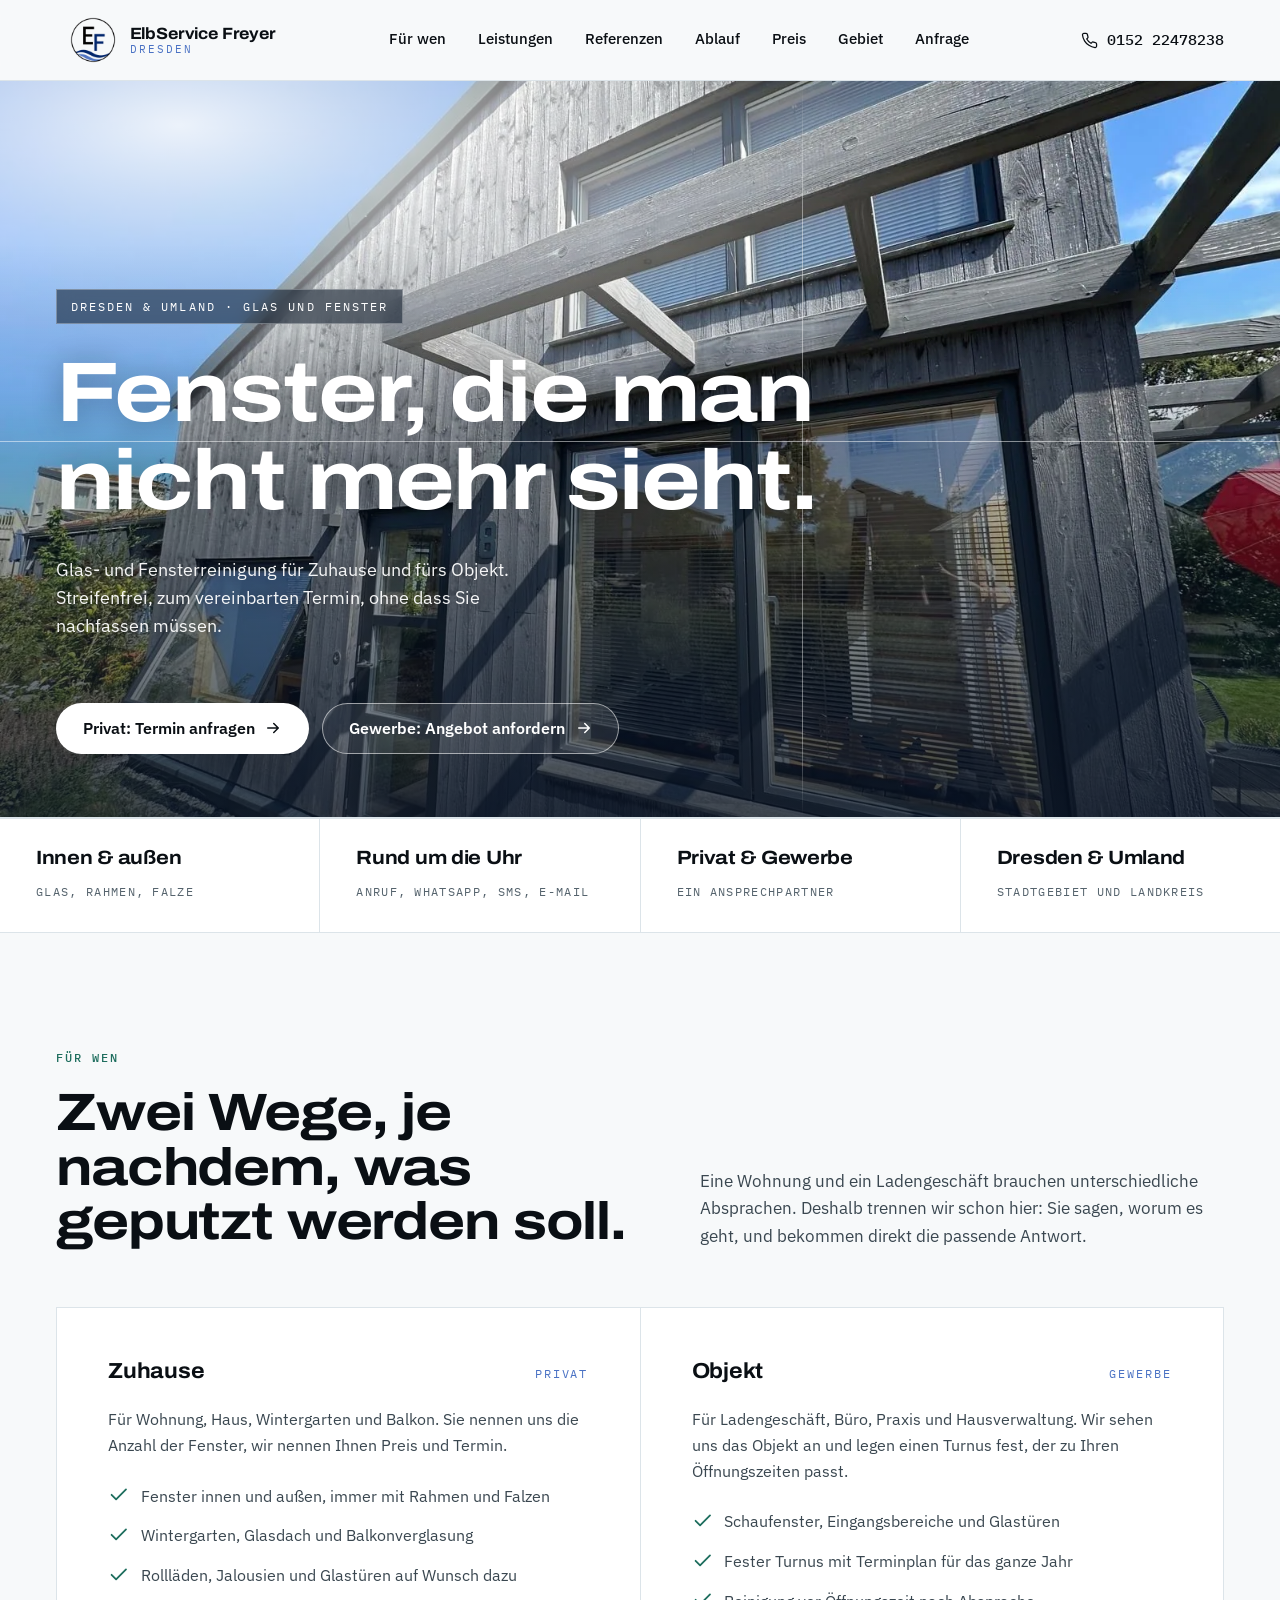
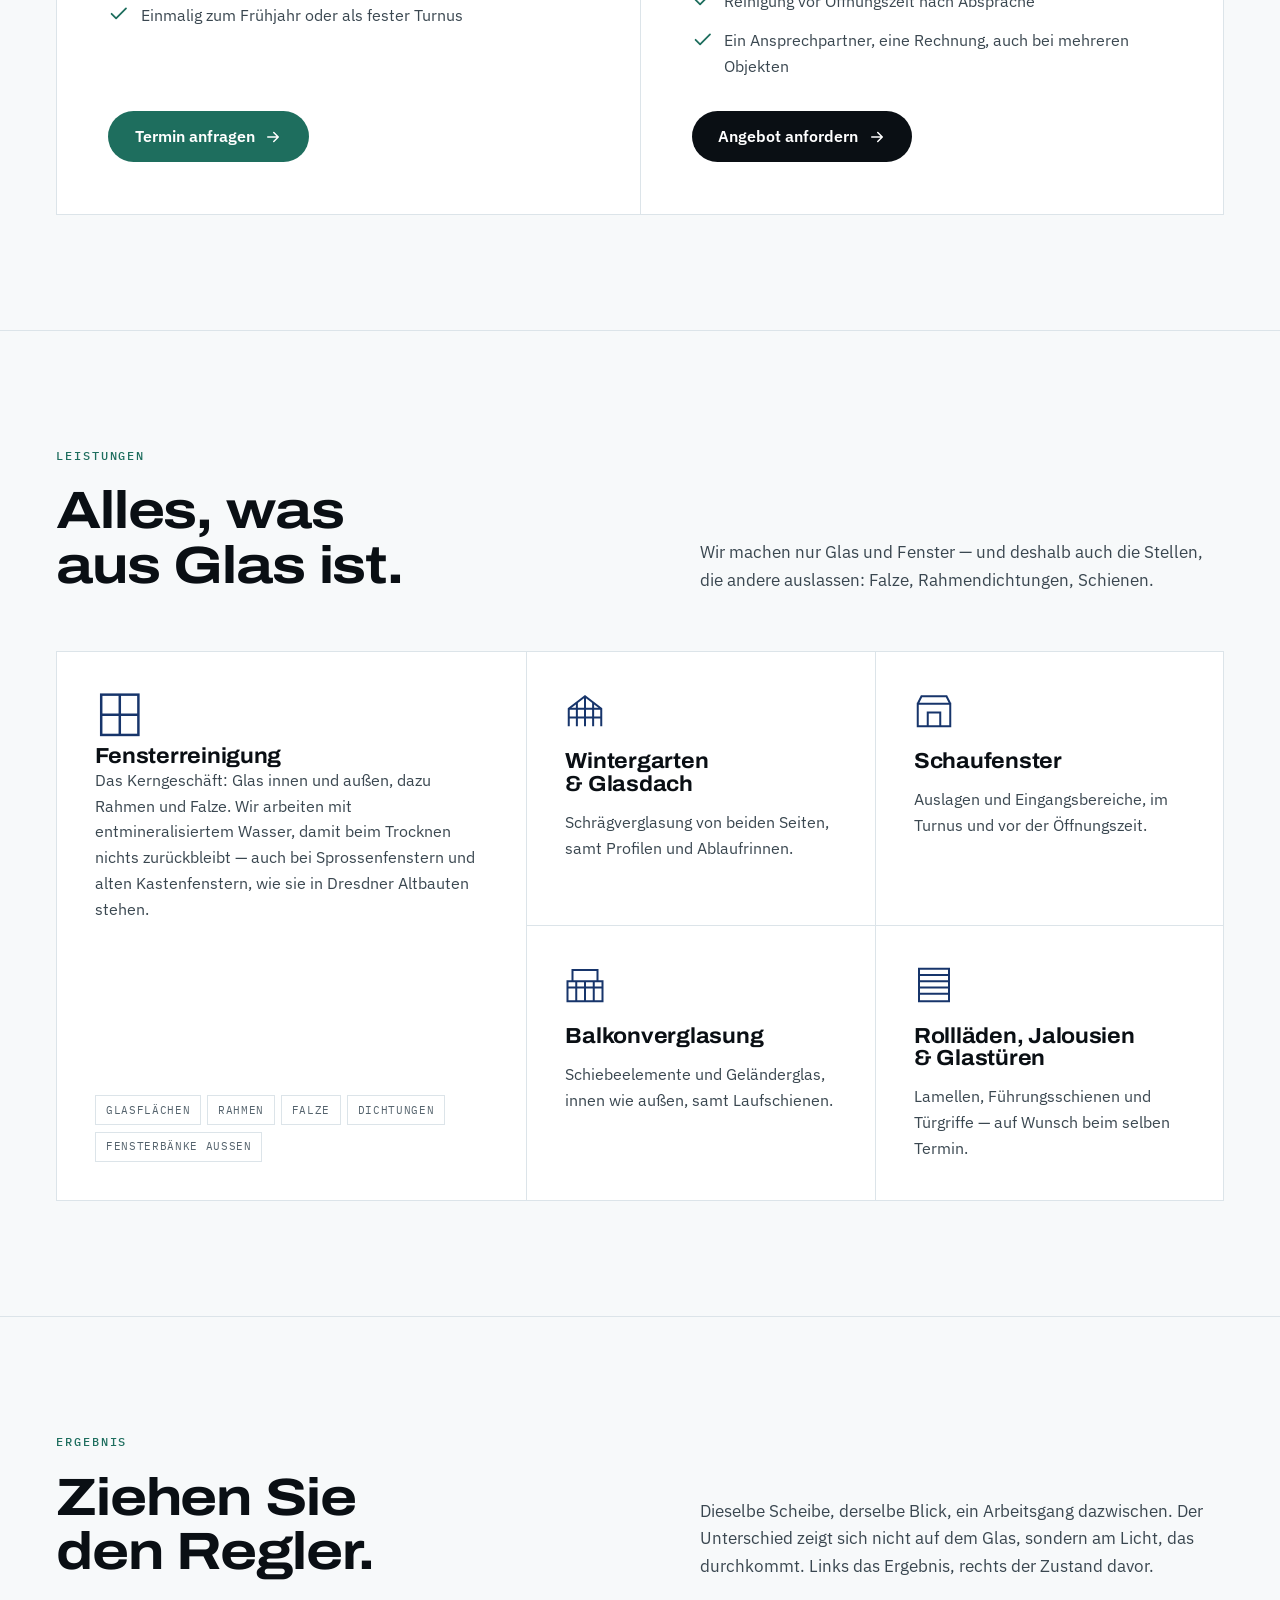
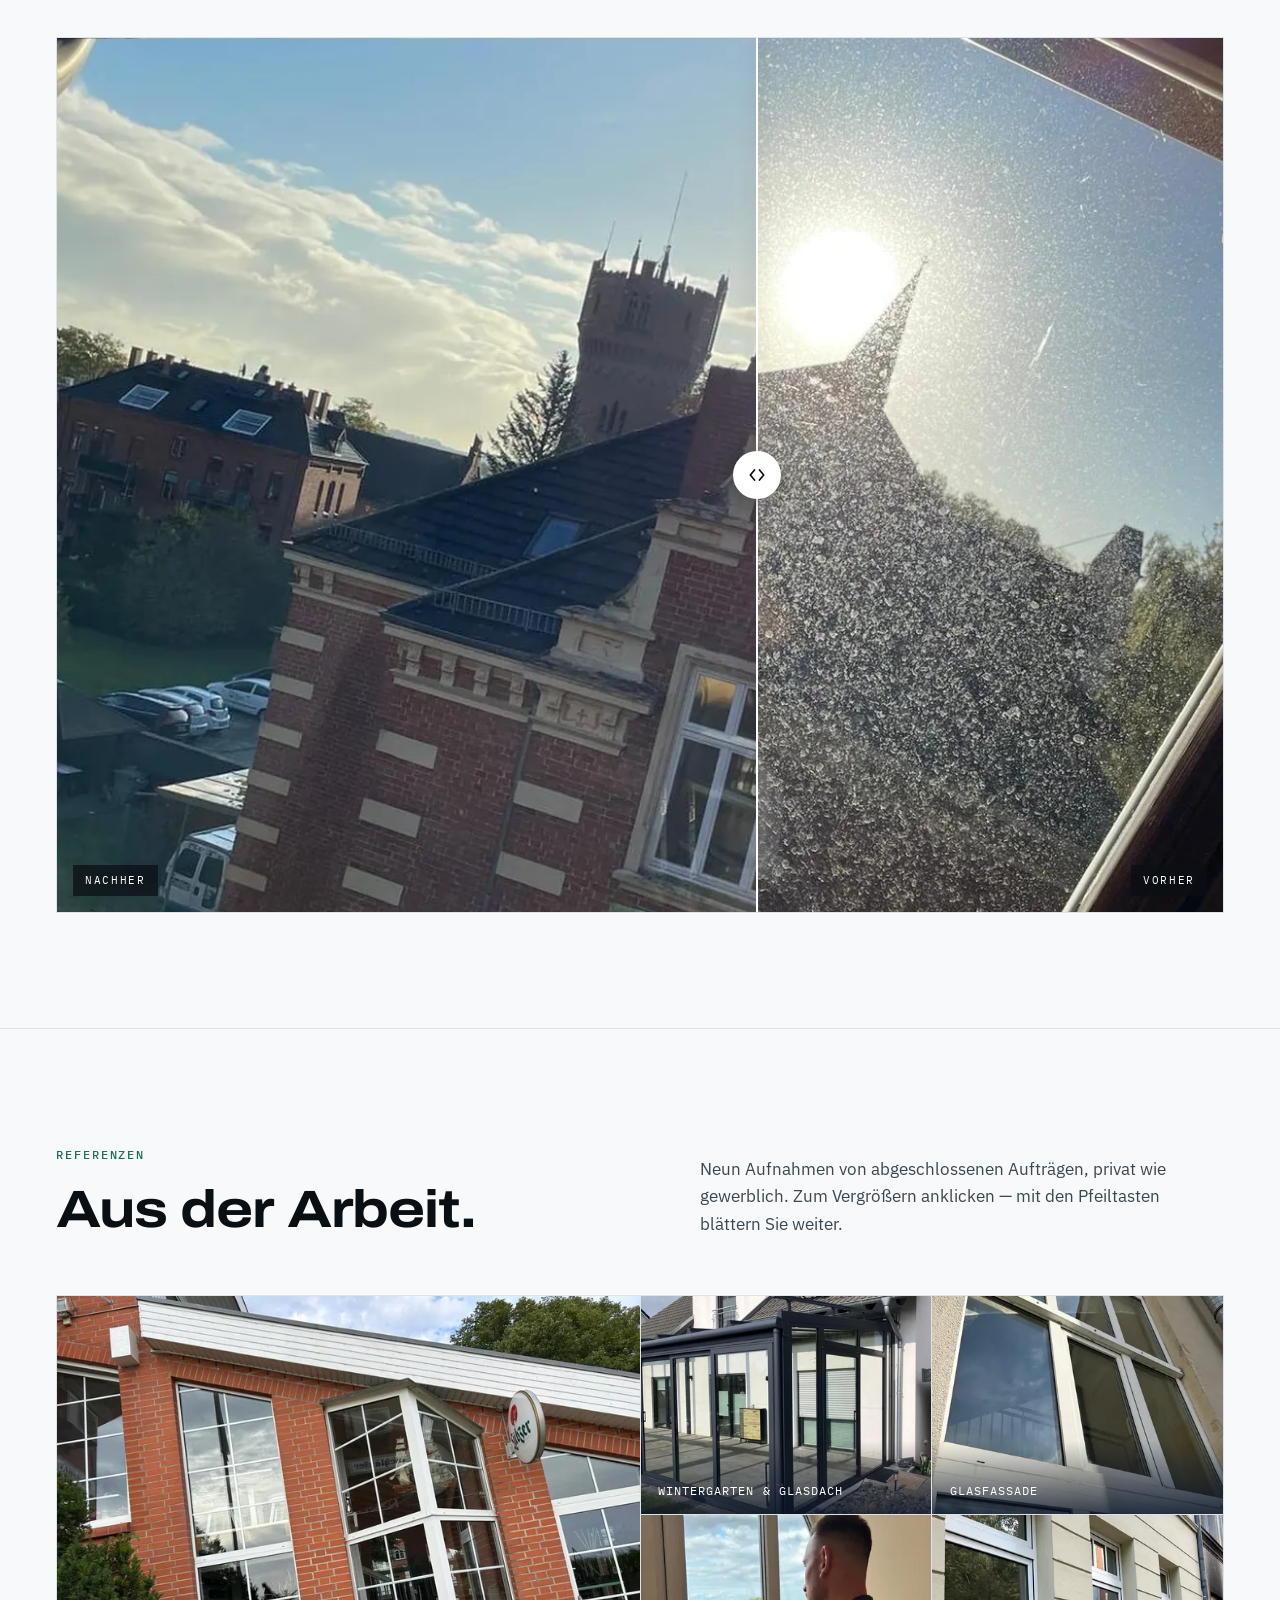
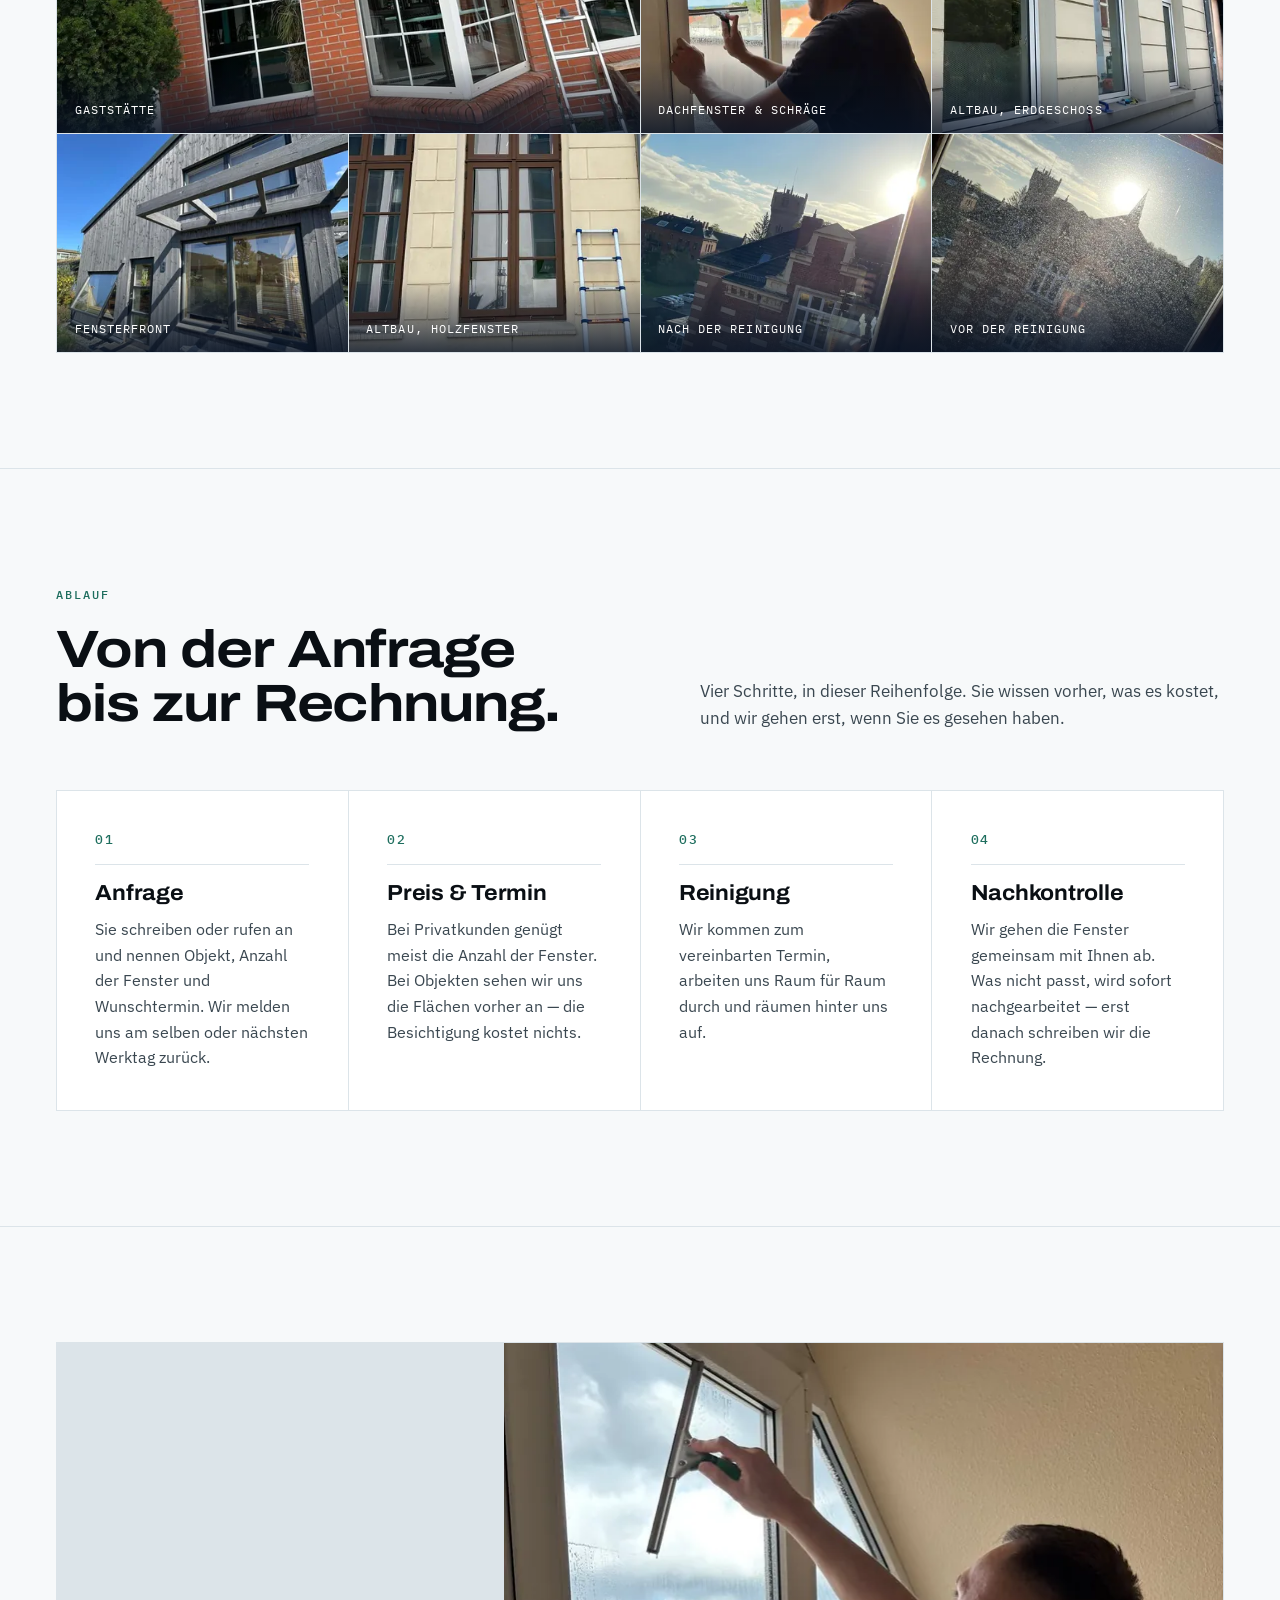
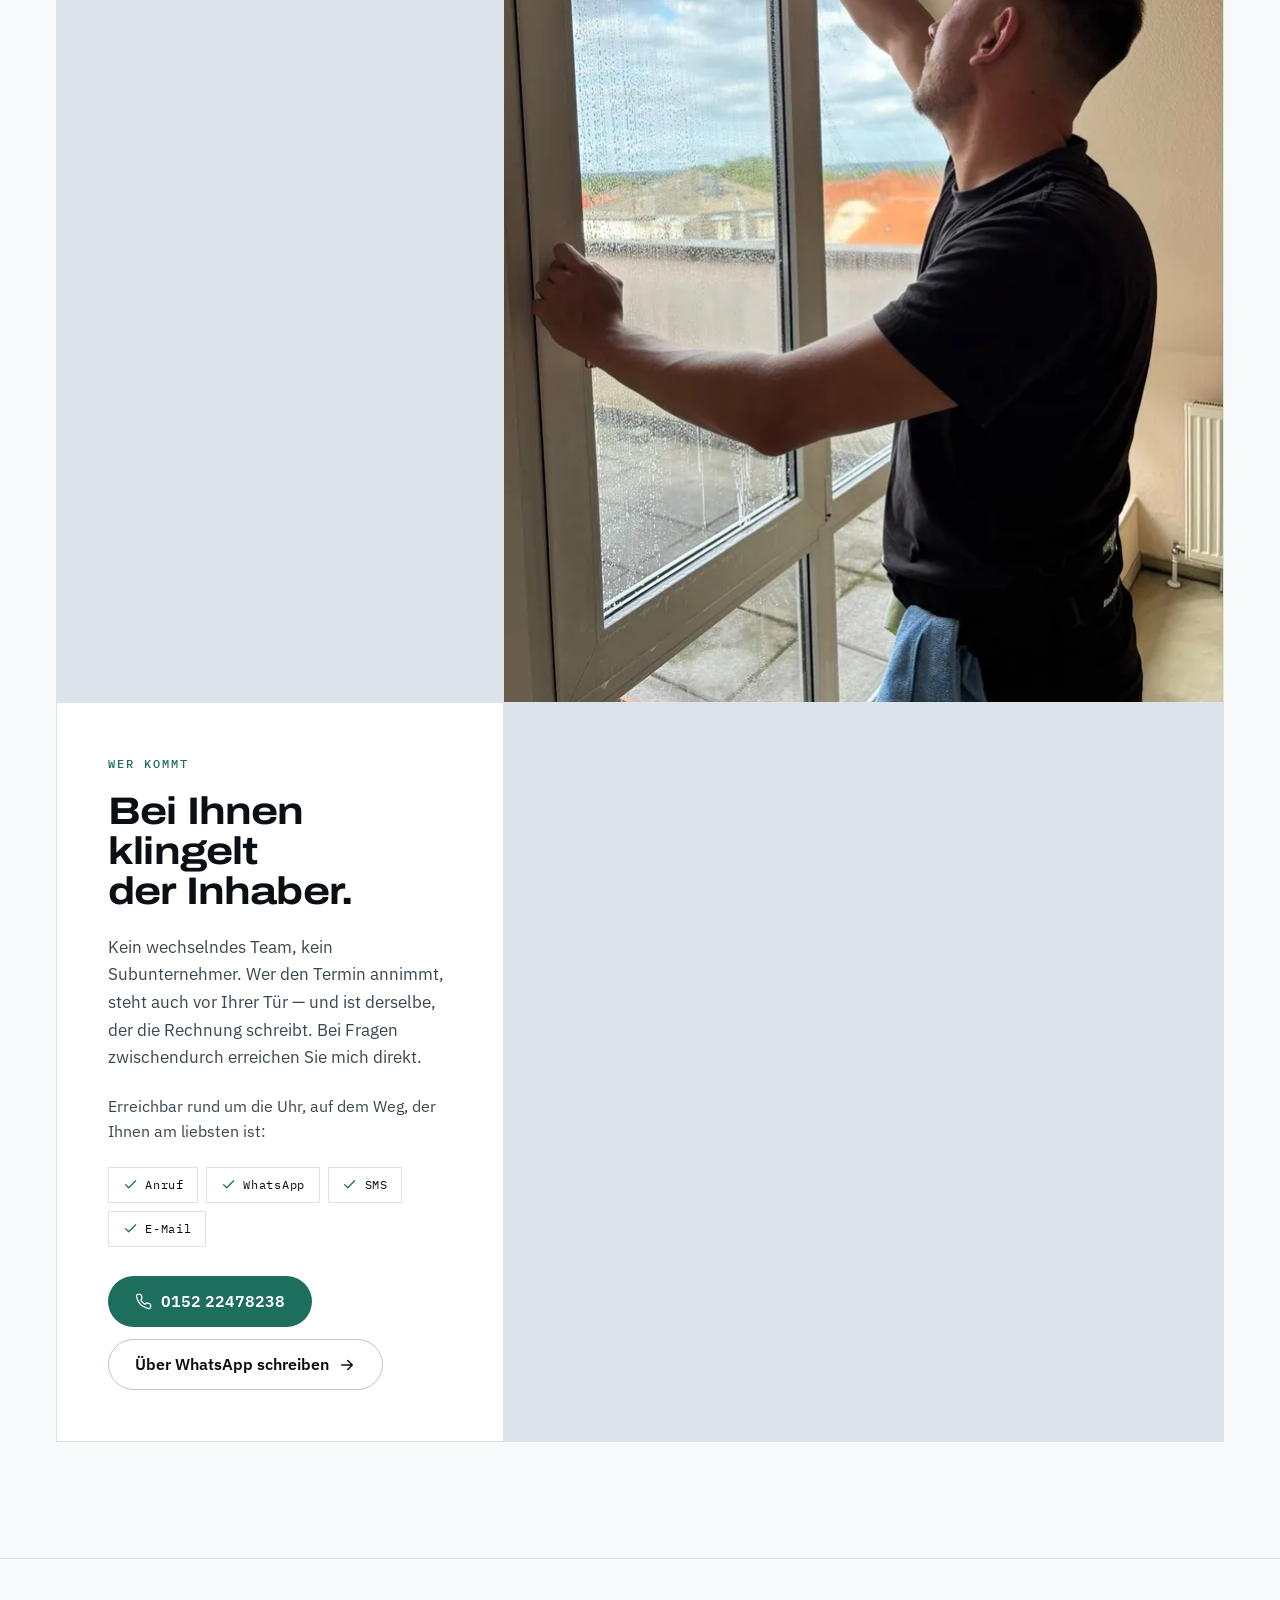
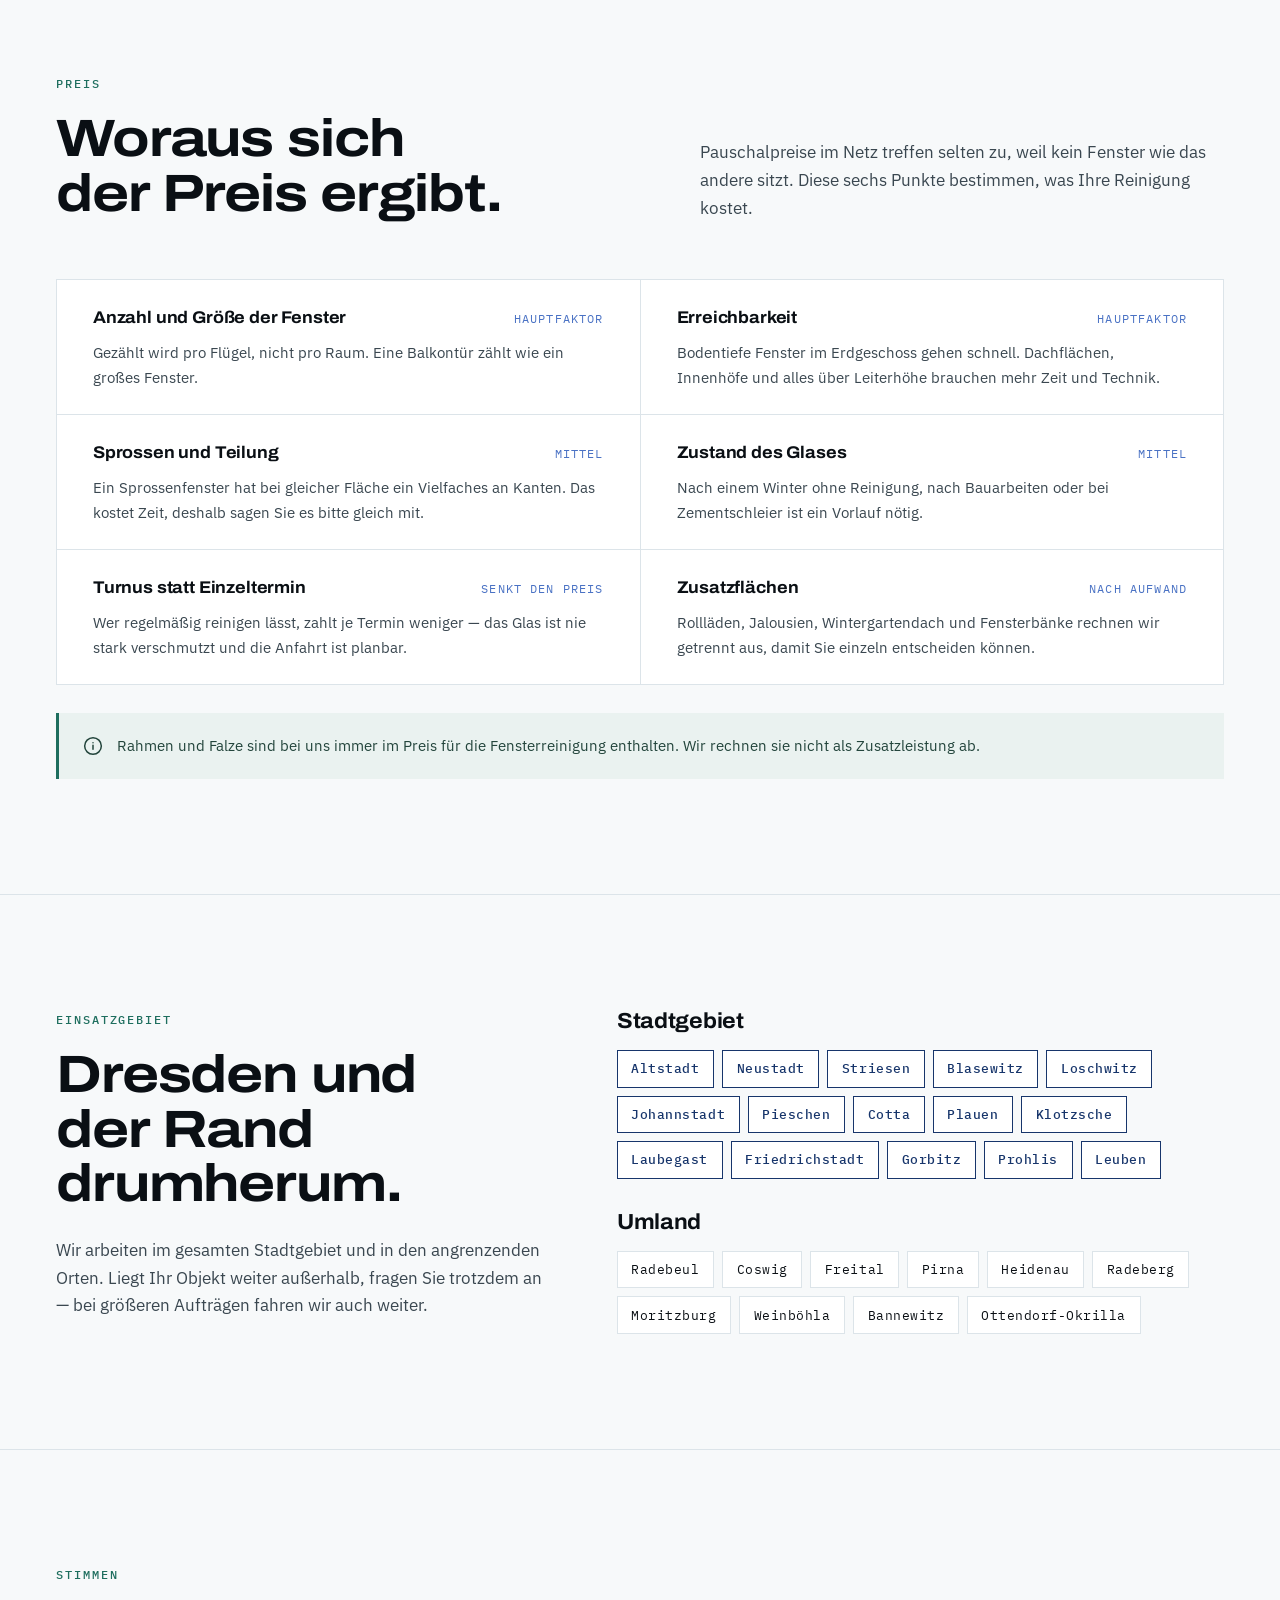
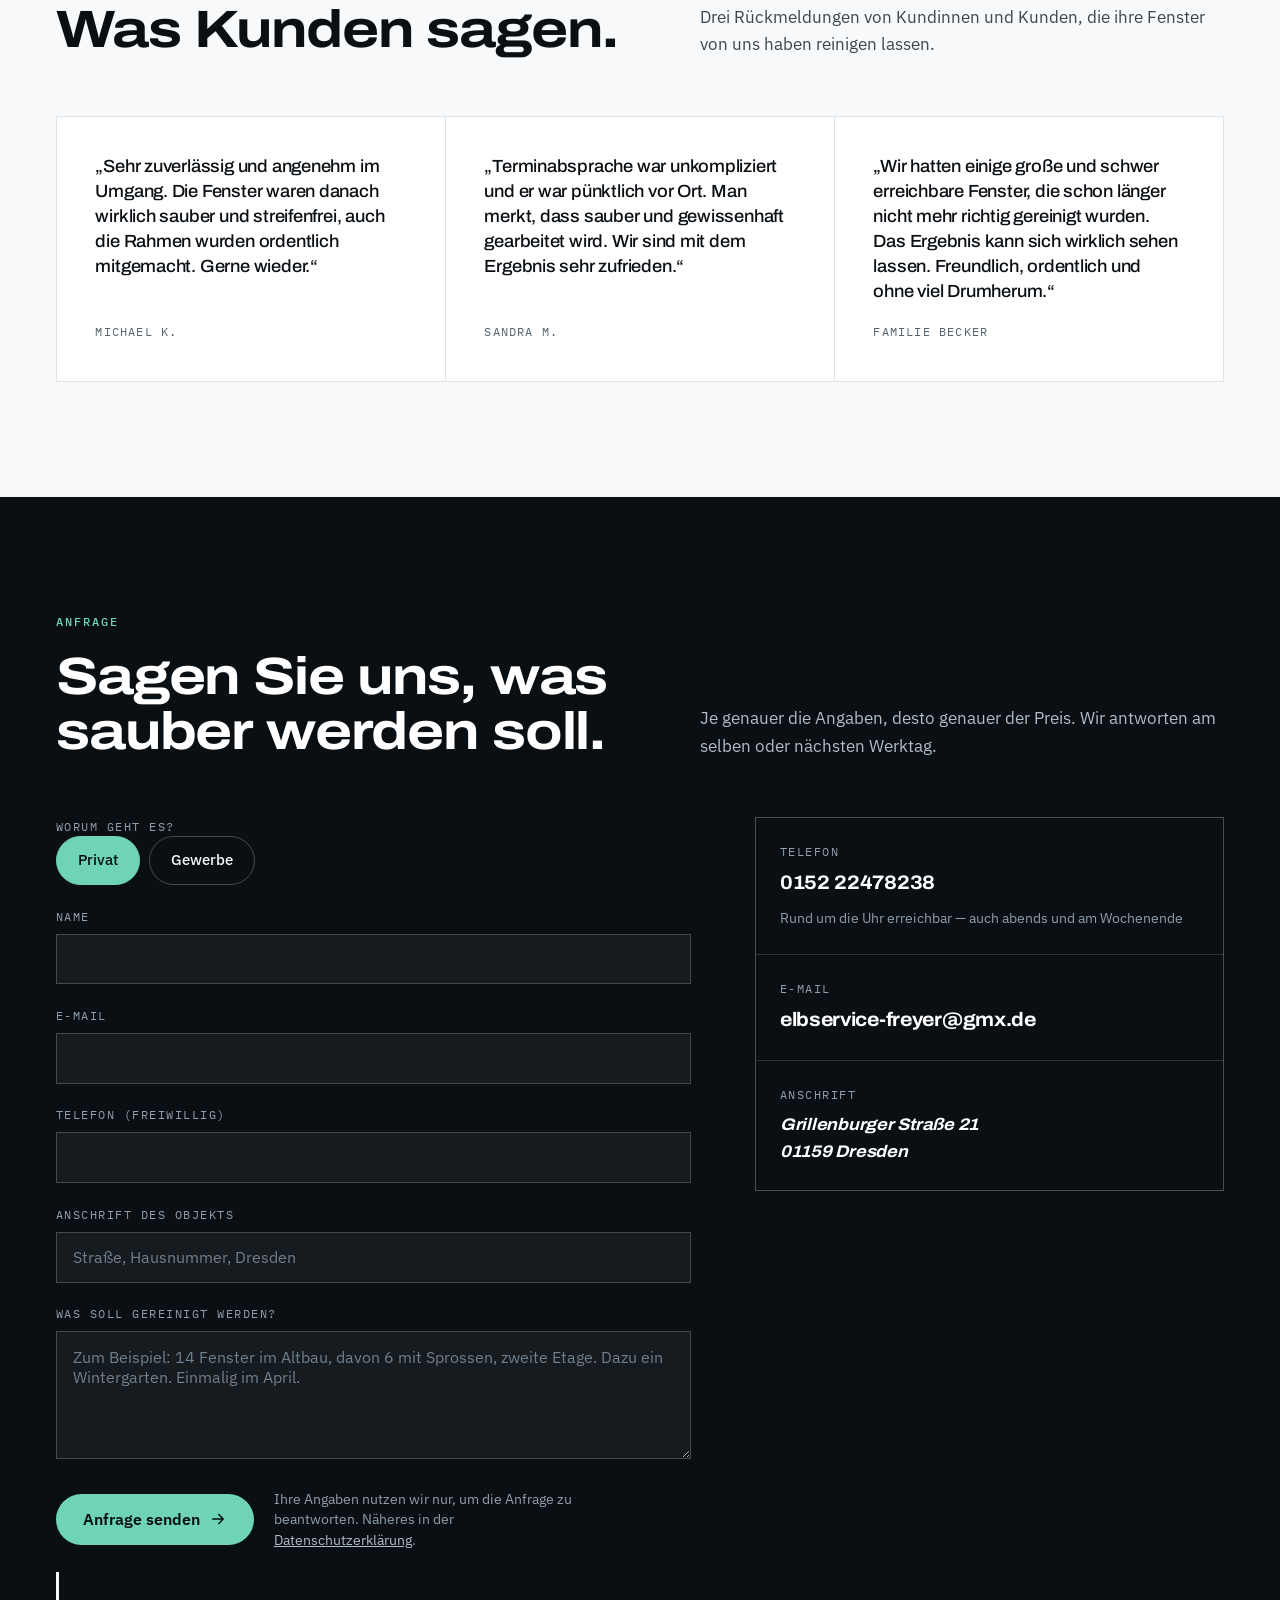
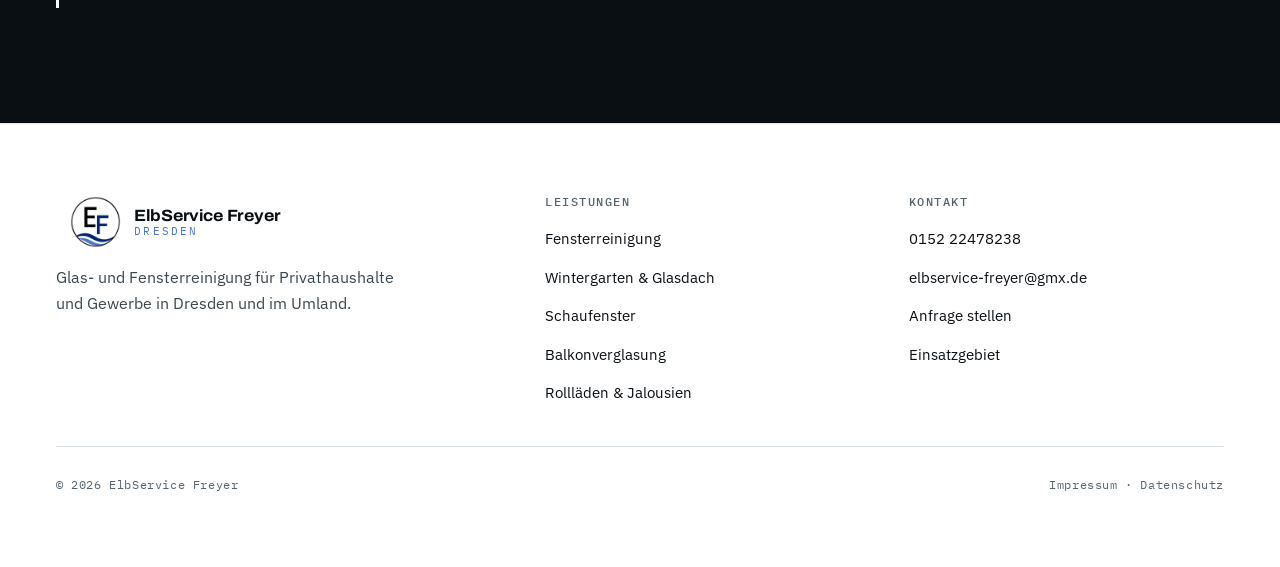
<file: index.html>
<!doctype html>
<html lang="de">
<head>
<meta charset="utf-8">
<meta name="viewport" content="width=device-width, initial-scale=1">
<title>ElbService Freyer — Glas- und Fensterreinigung in Dresden</title>
<meta name="description" content="Glas- und Fensterreinigung in Dresden für Privat und Gewerbe: Fenster innen und außen mit Rahmen und Falzen, Wintergarten, Schaufenster, Balkonverglasung, Rollläden. Einmalig oder im festen Turnus.">
<link rel="canonical" href="https://www.elbservice-freyer.de/">
<meta name="theme-color" content="#0A0F14">

<meta property="og:type" content="website">
<meta property="og:locale" content="de_DE">
<meta property="og:title" content="ElbService Freyer — Glas- und Fensterreinigung in Dresden">
<meta property="og:description" content="Fenster, die man nicht mehr sieht. Glas- und Fensterreinigung für Zuhause und fürs Objekt, in Dresden und im Umland.">
<meta property="og:url" content="https://www.elbservice-freyer.de/">
<!-- Beim Teilen lesen Messenger und soziale Netze das Bild von aussen. Ein
     relativer Pfad ergibt dort keine Adresse — deshalb die volle URL. -->
<meta property="og:image" content="https://www.elbservice-freyer.de/assets/img/aufmacher.jpg">
<meta property="og:image:width" content="1600">
<meta property="og:image:height" content="1056">
<meta property="og:image:alt" content="Blick durch eine frisch gereinigte Fensterscheibe auf Dresden">
<meta name="twitter:card" content="summary_large_image">

<link rel="icon" href="assets/img/signet-ef.png">
<link rel="apple-touch-icon" href="assets/img/signet-ef.png">

<link rel="stylesheet" href="assets/css/schriften.css">
<link rel="stylesheet" href="assets/css/stil.css">
<!-- Strukturierte Daten fuer die lokale Suche. Alle Angaben stammen aus dem
     Impressum. Bewusst nicht enthalten: Oeffnungszeiten (noch nicht bekannt)
     und Bewertungen — Google erkennt Bewertungen, die ein Betrieb auf der
     eigenen Seite ueber sich selbst auszeichnet, nicht als Sternebewertung an. -->
<script type="application/ld+json">
{
  "@context": "https://schema.org",
  "@type": "HomeAndConstructionBusiness",
  "@id": "https://www.elbservice-freyer.de/#betrieb",
  "name": "ElbService Freyer",
  "description": "Glas- und Fensterreinigung in Dresden für Privat und Gewerbe: Fenster innen und außen mit Rahmen und Falzen, Wintergarten und Glasdach, Schaufenster, Balkonverglasung, Rollläden und Jalousien. Einmalig oder im festen Turnus.",
  "url": "https://www.elbservice-freyer.de/",
  "telephone": "+4915222478238",
  "email": "elbservice-freyer@gmx.de",
  "image": "https://www.elbservice-freyer.de/assets/img/aufmacher.jpg",
  "logo": "https://www.elbservice-freyer.de/assets/img/logo-elbservice-freyer.png",
  "address": {
    "@type": "PostalAddress",
    "streetAddress": "Grillenburger Straße 21",
    "postalCode": "01159",
    "addressLocality": "Dresden",
    "addressRegion": "Sachsen",
    "addressCountry": "DE"
  },
  "founder": {
    "@type": "Person",
    "name": "Felix Freyer",
    "jobTitle": "Inhaber"
  },
  "knowsLanguage": "de-DE",
  "areaServed": [
    {
      "@type": "City",
      "name": "Dresden"
    },
    {
      "@type": "City",
      "name": "Radebeul"
    },
    {
      "@type": "City",
      "name": "Coswig"
    },
    {
      "@type": "City",
      "name": "Freital"
    },
    {
      "@type": "City",
      "name": "Pirna"
    },
    {
      "@type": "City",
      "name": "Heidenau"
    },
    {
      "@type": "City",
      "name": "Radeberg"
    },
    {
      "@type": "City",
      "name": "Moritzburg"
    },
    {
      "@type": "City",
      "name": "Weinböhla"
    },
    {
      "@type": "City",
      "name": "Bannewitz"
    },
    {
      "@type": "City",
      "name": "Ottendorf-Okrilla"
    }
  ],
  "hasOfferCatalog": {
    "@type": "OfferCatalog",
    "name": "Glas- und Fensterreinigung",
    "itemListElement": [
      {
        "@type": "Offer",
        "itemOffered": {
          "@type": "Service",
          "name": "Fensterreinigung innen und außen inklusive Rahmen und Falzen"
        }
      },
      {
        "@type": "Offer",
        "itemOffered": {
          "@type": "Service",
          "name": "Wintergarten- und Glasdachreinigung"
        }
      },
      {
        "@type": "Offer",
        "itemOffered": {
          "@type": "Service",
          "name": "Schaufensterreinigung"
        }
      },
      {
        "@type": "Offer",
        "itemOffered": {
          "@type": "Service",
          "name": "Reinigung von Balkonverglasungen"
        }
      },
      {
        "@type": "Offer",
        "itemOffered": {
          "@type": "Service",
          "name": "Reinigung von Rollläden, Jalousien und Glastüren"
        }
      }
    ]
  }
}
</script>
</head>
<body>

<a class="sprung" href="#inhalt">Zum Inhalt springen</a>

<!-- Zeichenvorrat: einmal definiert, mehrfach benutzt -->
<svg width="0" height="0" style="position:absolute" aria-hidden="true" focusable="false">
  <symbol id="i-haken" viewBox="0 0 24 24" fill="none" stroke="currentColor" stroke-width="2" stroke-linecap="round" stroke-linejoin="round">
    <path d="M20 6 9 17l-5-5"/>
  </symbol>
  <symbol id="i-pfeil" viewBox="0 0 24 24" fill="none" stroke="currentColor" stroke-width="2" stroke-linecap="round" stroke-linejoin="round">
    <path d="M5 12h13M13 6l6 6-6 6"/>
  </symbol>
  <symbol id="i-fenster" viewBox="0 0 32 32" fill="none" stroke="currentColor" stroke-width="1.6">
    <rect x="4" y="3" width="24" height="26"/><path d="M16 3v26M4 16h24"/>
  </symbol>
  <symbol id="i-wintergarten" viewBox="0 0 32 32" fill="none" stroke="currentColor" stroke-width="1.6">
    <path d="M3 29V15L16 5l13 10v14"/><path d="M16 5v24M3 15h26M9.5 10.2V29M22.5 10.2V29M3 22h26"/>
  </symbol>
  <symbol id="i-schaufenster" viewBox="0 0 32 32" fill="none" stroke="currentColor" stroke-width="1.6">
    <path d="M3 11h26v18H3zM3 11l3-6h20l3 6"/><path d="M11 29V18h10v11M3 11v0M11 11v0"/>
  </symbol>
  <symbol id="i-balkon" viewBox="0 0 32 32" fill="none" stroke="currentColor" stroke-width="1.6">
    <path d="M2 13h28v16H2z"/><path d="M2 18h28M9 13v16M16 13v16M23 13v16M6 13V4h20v9"/>
  </symbol>
  <symbol id="i-rolllaeden" viewBox="0 0 32 32" fill="none" stroke="currentColor" stroke-width="1.6">
    <rect x="4" y="3" width="24" height="26"/><path d="M4 8h24M4 13h24M4 18h24M4 23h24"/>
  </symbol>
  <symbol id="i-telefon" viewBox="0 0 24 24" fill="none" stroke="currentColor" stroke-width="1.8" stroke-linecap="round" stroke-linejoin="round">
    <path d="M22 16.9v3a2 2 0 0 1-2.2 2 19.8 19.8 0 0 1-8.6-3.1 19.5 19.5 0 0 1-6-6A19.8 19.8 0 0 1 2.1 4.2 2 2 0 0 1 4.1 2h3a2 2 0 0 1 2 1.7c.1 1 .4 1.9.7 2.8a2 2 0 0 1-.5 2.1L8.1 9.9a16 16 0 0 0 6 6l1.3-1.2a2 2 0 0 1 2.1-.5c.9.3 1.8.6 2.8.7a2 2 0 0 1 1.7 2z"/>
  </symbol>
  <symbol id="i-info" viewBox="0 0 24 24" fill="none" stroke="currentColor" stroke-width="1.8" stroke-linecap="round" stroke-linejoin="round">
    <circle cx="12" cy="12" r="10"/><path d="M12 16v-5M12 8h.01"/>
  </symbol>
  <symbol id="i-ziehen" viewBox="0 0 24 24" fill="none" stroke="currentColor" stroke-width="2" stroke-linecap="round" stroke-linejoin="round">
    <path d="M9 6 4 12l5 6M15 6l5 6-5 6"/>
  </symbol>
</svg>

<header class="kopf">
  <div class="bahn kopf__inhalt">
    <a class="kopf__logo" href="#inhalt">
      <picture>
        <source srcset="assets/img/signet-ef-128.webp 128w, assets/img/signet-ef.webp 256w"
                sizes="58px" type="image/webp">
        <img src="assets/img/signet-ef.png" alt="" width="58" height="58">
      </picture>
      <span class="kopf__wortmarke">
        <span class="kopf__name">ElbService Freyer</span>
        <span class="kopf__ort">Dresden</span>
      </span>
    </a>

    <nav class="kopf__nav" aria-label="Hauptnavigation">
      <a href="#wege">Für wen</a>
      <a href="#leistungen">Leistungen</a>
      <a href="#referenzen">Referenzen</a>
      <a href="#ablauf">Ablauf</a>
      <a href="#preis">Preis</a>
      <a href="#gebiet">Gebiet</a>
      <a href="#anfrage">Anfrage</a>
    </nav>

    <!-- KONTAKTDATEN: Telefonnummer an allen Stellen zugleich ersetzen -->
    <a class="kopf__ruf" href="tel:+4915222478238">
      <svg width="17" height="17" aria-hidden="true"><use href="#i-telefon"/></svg>
      <span>0152 22478238</span>
    </a>
  </div>
</header>

<main id="inhalt">

  <!-- ====================================================================
       Aufmacher — die Scheibe wird beim Laden einmal abgezogen
       ==================================================================== -->
  <section class="aufmacher" aria-labelledby="titel">
    <div class="aufmacher__blick" aria-hidden="true"></div>
    <div class="aufmacher__film" aria-hidden="true"></div>
    <div class="aufmacher__kante" aria-hidden="true"></div>

    <div class="bahn aufmacher__satz">
      <p class="aufmacher__ort">Dresden &amp; Umland · Glas und Fenster</p>
      <h1 class="aufmacher__titel" id="titel">Fenster, die man nicht mehr sieht.</h1>
      <p class="aufmacher__text">
        Glas- und Fensterreinigung für Zuhause und fürs Objekt. Streifenfrei,
        zum vereinbarten Termin, ohne dass Sie nachfassen müssen.
      </p>
      <div class="aufmacher__wege">
        <a class="knopf aufmacher__weiss" href="#anfrage" data-art="privat">
          Privat: Termin anfragen
          <svg class="knopf__pfeil" width="18" height="18" aria-hidden="true"><use href="#i-pfeil"/></svg>
        </a>
        <a class="knopf knopf--linie aufmacher__klar" href="#anfrage" data-art="gewerbe">
          Gewerbe: Angebot anfordern
          <svg class="knopf__pfeil" width="18" height="18" aria-hidden="true"><use href="#i-pfeil"/></svg>
        </a>
      </div>
    </div>
  </section>

  <div class="band">
    <div class="band__feld">
      <span class="band__wert">Innen &amp; außen</span>
      <span class="band__was">Glas, Rahmen, Falze</span>
    </div>
    <div class="band__feld">
      <span class="band__wert">Rund um die Uhr</span>
      <span class="band__was">Anruf, WhatsApp, SMS, E-Mail</span>
    </div>
    <div class="band__feld">
      <span class="band__wert">Privat &amp; Gewerbe</span>
      <span class="band__was">Ein Ansprechpartner</span>
    </div>
    <div class="band__feld">
      <span class="band__wert">Dresden &amp; Umland</span>
      <span class="band__was">Stadtgebiet und Landkreis</span>
    </div>
  </div>

  <!-- ====================================================================
       Zwei Wege — beide gleich gewichtet
       ==================================================================== -->
  <section class="abschnitt" id="wege" aria-labelledby="wege-titel">
    <div class="bahn">
      <div class="kopfzeile-abschnitt">
        <div>
          <span class="marke">Für wen</span>
          <h2 id="wege-titel">Zwei Wege, je nachdem, was geputzt werden soll.</h2>
        </div>
        <p class="vorspann">
          Eine Wohnung und ein Ladengeschäft brauchen unterschiedliche Absprachen.
          Deshalb trennen wir schon hier: Sie sagen, worum es geht, und bekommen
          direkt die passende Antwort.
        </p>
      </div>

      <div class="wege">
        <article class="weg">
          <div class="weg__kopf">
            <h3>Zuhause</h3>
            <span class="weg__wer">Privat</span>
          </div>
          <p class="fenster__text">
            Für Wohnung, Haus, Wintergarten und Balkon. Sie nennen uns die Anzahl
            der Fenster, wir nennen Ihnen Preis und Termin.
          </p>
          <ul class="weg__liste">
            <li><svg class="weg__haken" aria-hidden="true"><use href="#i-haken"/></svg><span>Fenster innen und außen, immer mit Rahmen und Falzen</span></li>
            <li><svg class="weg__haken" aria-hidden="true"><use href="#i-haken"/></svg><span>Wintergarten, Glasdach und Balkonverglasung</span></li>
            <li><svg class="weg__haken" aria-hidden="true"><use href="#i-haken"/></svg><span>Rollläden, Jalousien und Glastüren auf Wunsch dazu</span></li>
            <li><svg class="weg__haken" aria-hidden="true"><use href="#i-haken"/></svg><span>Einmalig zum Frühjahr oder als fester Turnus</span></li>
          </ul>
          <div class="weg__fuss">
            <a class="knopf knopf--voll" href="#anfrage" data-art="privat">
              Termin anfragen
              <svg class="knopf__pfeil" width="18" height="18" aria-hidden="true"><use href="#i-pfeil"/></svg>
            </a>
          </div>
        </article>

        <article class="weg">
          <div class="weg__kopf">
            <h3>Objekt</h3>
            <span class="weg__wer">Gewerbe</span>
          </div>
          <p class="fenster__text">
            Für Ladengeschäft, Büro, Praxis und Hausverwaltung. Wir sehen uns das
            Objekt an und legen einen Turnus fest, der zu Ihren Öffnungszeiten passt.
          </p>
          <ul class="weg__liste">
            <li><svg class="weg__haken" aria-hidden="true"><use href="#i-haken"/></svg><span>Schaufenster, Eingangsbereiche und Glastüren</span></li>
            <li><svg class="weg__haken" aria-hidden="true"><use href="#i-haken"/></svg><span>Fester Turnus mit Terminplan für das ganze Jahr</span></li>
            <li><svg class="weg__haken" aria-hidden="true"><use href="#i-haken"/></svg><span>Reinigung vor Öffnungszeit nach Absprache</span></li>
            <li><svg class="weg__haken" aria-hidden="true"><use href="#i-haken"/></svg><span>Ein Ansprechpartner, eine Rechnung, auch bei mehreren Objekten</span></li>
          </ul>
          <div class="weg__fuss">
            <a class="knopf knopf--dunkel" href="#anfrage" data-art="gewerbe">
              Angebot anfordern
              <svg class="knopf__pfeil" width="18" height="18" aria-hidden="true"><use href="#i-pfeil"/></svg>
            </a>
          </div>
        </article>
      </div>
    </div>
  </section>

  <!-- ====================================================================
       Leistungen — als Fenster mit ungleichen Feldern gesetzt
       ==================================================================== -->
  <section class="abschnitt sprosse-oben" id="leistungen" aria-labelledby="leistungen-titel">
    <div class="bahn">
      <div class="kopfzeile-abschnitt">
        <div>
          <span class="marke">Leistungen</span>
          <h2 id="leistungen-titel">Alles, was aus Glas ist.</h2>
        </div>
        <p class="vorspann">
          Wir machen nur Glas und Fenster — und deshalb auch die Stellen, die
          andere auslassen: Falze, Rahmendichtungen, Schienen.
        </p>
      </div>

      <div class="fenster">
        <article class="fenster__feld fenster__feld--gross">
          <div>
            <svg class="fenster__zeichen" aria-hidden="true"><use href="#i-fenster"/></svg>
            <h3>Fensterreinigung</h3>
            <p class="fenster__text">
              Das Kerngeschäft: Glas innen und außen, dazu Rahmen und Falze. Wir
              arbeiten mit entmineralisiertem Wasser, damit beim Trocknen nichts
              zurückbleibt — auch bei Sprossenfenstern und alten Kastenfenstern,
              wie sie in Dresdner Altbauten stehen.
            </p>
          </div>
          <ul class="fenster__mit">
            <li>Glasflächen</li><li>Rahmen</li><li>Falze</li><li>Dichtungen</li><li>Fensterbänke außen</li>
          </ul>
        </article>

        <article class="fenster__feld">
          <svg class="fenster__zeichen" aria-hidden="true"><use href="#i-wintergarten"/></svg>
          <h3>Wintergarten &amp; Glasdach</h3>
          <p class="fenster__text">
            Schrägverglasung von beiden Seiten, samt Profilen und Ablaufrinnen.
          </p>
        </article>

        <article class="fenster__feld">
          <svg class="fenster__zeichen" aria-hidden="true"><use href="#i-schaufenster"/></svg>
          <h3>Schaufenster</h3>
          <p class="fenster__text">
            Auslagen und Eingangsbereiche, im Turnus und vor der Öffnungszeit.
          </p>
        </article>

        <article class="fenster__feld">
          <svg class="fenster__zeichen" aria-hidden="true"><use href="#i-balkon"/></svg>
          <h3>Balkonverglasung</h3>
          <p class="fenster__text">
            Schiebeelemente und Geländerglas, innen wie außen, samt Laufschienen.
          </p>
        </article>

        <article class="fenster__feld">
          <svg class="fenster__zeichen" aria-hidden="true"><use href="#i-rolllaeden"/></svg>
          <h3>Rollläden, Jalousien &amp; Glastüren</h3>
          <p class="fenster__text">
            Lamellen, Führungsschienen und Türgriffe — auf Wunsch beim selben Termin.
          </p>
        </article>
      </div>
    </div>
  </section>

  <!-- ====================================================================
       Ergebnis — Regler zwischen vorher und nachher
       ==================================================================== -->
  <section class="abschnitt sprosse-oben" id="ergebnis" aria-labelledby="ergebnis-titel">
    <div class="bahn">
      <div class="kopfzeile-abschnitt">
        <div>
          <span class="marke">Ergebnis</span>
          <h2 id="ergebnis-titel">Ziehen Sie den Regler.</h2>
        </div>
        <p class="vorspann">
          Dieselbe Scheibe, derselbe Blick, ein Arbeitsgang dazwischen. Der
          Unterschied zeigt sich nicht auf dem Glas, sondern am Licht, das
          durchkommt. Links das Ergebnis, rechts der Zustand davor.
        </p>
      </div>

      <div class="ergebnis" data-ergebnis style="--stand:50%">
        <picture>
          <source srcset="assets/img/vergleich-vorher-400.webp 400w,
                          assets/img/vergleich-vorher-720.webp 720w,
                          assets/img/vergleich-vorher-1200.webp 1200w,
                          assets/img/vergleich-vorher.webp 1400w"
                  sizes="(max-width: 1023px) 92vw, 1166px" type="image/webp">
          <img class="ergebnis__bild" src="assets/img/vergleich-vorher.jpg"
               alt="Blick durch eine verschmutzte Fensterscheibe: Regenrückstände und Staub verschleiern das Gebäude dahinter" loading="lazy" width="1400" height="1050">
        </picture>
        <picture>
          <source srcset="assets/img/vergleich-nachher-400.webp 400w,
                          assets/img/vergleich-nachher-720.webp 720w,
                          assets/img/vergleich-nachher-1200.webp 1200w,
                          assets/img/vergleich-nachher.webp 1400w"
                  sizes="(max-width: 1023px) 92vw, 1166px" type="image/webp">
          <img class="ergebnis__bild ergebnis__bild--nachher" src="assets/img/vergleich-nachher.jpg"
               alt="Blick durch dieselbe Scheibe nach der Reinigung: Turm, Dach und Himmel sind klar zu erkennen" loading="lazy" width="1400" height="1050">
        </picture>
        <span class="ergebnis__schild ergebnis__schild--nachher">Nachher</span>
        <span class="ergebnis__schild ergebnis__schild--vorher">Vorher</span>
        <div class="ergebnis__kante" aria-hidden="true">
          <span class="ergebnis__griff">
            <svg width="20" height="20" aria-hidden="true"><use href="#i-ziehen"/></svg>
          </span>
        </div>
        <input class="ergebnis__regler" type="range" min="0" max="100" value="50" step="1"
               aria-label="Vergleich zwischen vorher und nachher verschieben">
      </div>
    </div>
  </section>

  <!-- ====================================================================
       Referenzen
       ==================================================================== -->
  <section class="abschnitt sprosse-oben" id="referenzen" aria-labelledby="referenzen-titel">
    <div class="bahn">
      <div class="kopfzeile-abschnitt">
        <div>
          <span class="marke">Referenzen</span>
          <h2 id="referenzen-titel">Aus der Arbeit.</h2>
        </div>
        <p class="vorspann">
          Neun Aufnahmen von abgeschlossenen Aufträgen, privat wie gewerblich.
          Zum Vergrößern anklicken — mit den Pfeiltasten blättern Sie weiter.
        </p>
      </div>

      <div class="galerie" id="galerie">
        <button class="galerie__stueck galerie__stueck--gross" type="button"
                data-gross="assets/img/gaststaette.jpg"
                data-text="Gaststätte mit Erker und Sprossenfenstern, von außen mit der Leiter gereinigt">
          <picture>
            <source srcset="assets/img/gaststaette-400.webp 400w,
                            assets/img/gaststaette-720.webp 720w,
                            assets/img/gaststaette.webp 1200w"
                    sizes="(max-width: 1023px) 46vw, 583px" type="image/webp">
            <img class="galerie__bild" src="assets/img/gaststaette.jpg" loading="lazy"
                 width="1200" height="900" alt="Gaststätte aus rotem Klinker mit Erker und weißen Sprossenfenstern, daneben eine Leiter">
          </picture>
          <span class="galerie__was">Gaststätte</span>
        </button>

        <button class="galerie__stueck" type="button"
                data-gross="assets/img/wintergarten.jpg"
                data-text="Wintergarten mit Schiebeelementen und Glasdach, außen und innen gereinigt">
          <picture>
            <source srcset="assets/img/wintergarten-400.webp 400w,
                            assets/img/wintergarten-720.webp 720w,
                            assets/img/wintergarten.webp 1200w"
                    sizes="(max-width: 1023px) 46vw, 291px" type="image/webp">
            <img class="galerie__bild" src="assets/img/wintergarten.jpg" loading="lazy"
                 width="1200" height="1600" alt="Anthrazitfarbener Wintergarten mit Schiebeelementen an einem Wohnhaus, frisch gereinigt">
          </picture>
          <span class="galerie__was">Wintergarten &amp; Glasdach</span>
        </button>

        <button class="galerie__stueck" type="button"
                data-gross="assets/img/glasfassade.jpg"
                data-text="Glasfassade mit Sprossenteilung, von unten aufgenommen">
          <picture>
            <source srcset="assets/img/glasfassade-400.webp 400w,
                            assets/img/glasfassade-720.webp 720w,
                            assets/img/glasfassade.webp 1000w"
                    sizes="(max-width: 1023px) 46vw, 291px" type="image/webp">
            <img class="galerie__bild" src="assets/img/glasfassade.jpg" loading="lazy"
                 width="1000" height="1333" alt="Große weiß gerahmte Glasfassade von unten, im Glas spiegelt sich der blaue Himmel">
          </picture>
          <span class="galerie__was">Glasfassade</span>
        </button>

        <button class="galerie__stueck" type="button"
                data-gross="assets/img/dachfenster.jpg"
                data-text="Trapezfenster in der Dachschräge — die schwer erreichbaren Ecken von Hand">
          <picture>
            <source srcset="assets/img/dachfenster-400.webp 400w,
                            assets/img/dachfenster-720.webp 720w,
                            assets/img/dachfenster.webp 1100w"
                    sizes="(max-width: 1023px) 46vw, 291px" type="image/webp">
            <img class="galerie__bild" src="assets/img/dachfenster.jpg" loading="lazy"
                 width="1100" height="1467" alt="Trapezförmiges Dachfenster wird von innen mit dem Abzieher gereinigt">
          </picture>
          <span class="galerie__was">Dachfenster &amp; Schräge</span>
        </button>

        <button class="galerie__stueck" type="button"
                data-gross="assets/img/altbau-erdgeschoss.jpg"
                data-text="Altbaufenster im Erdgeschoss, gereinigt mit der Teleskopstange">
          <picture>
            <source srcset="assets/img/altbau-erdgeschoss-400.webp 400w,
                            assets/img/altbau-erdgeschoss-720.webp 720w,
                            assets/img/altbau-erdgeschoss.webp 1000w"
                    sizes="(max-width: 1023px) 46vw, 291px" type="image/webp">
            <img class="galerie__bild" src="assets/img/altbau-erdgeschoss.jpg" loading="lazy"
                 width="1000" height="1333" alt="Altbaufassade mit weißen Fenstern im Erdgeschoss, davor eine rote Teleskopstange">
          </picture>
          <span class="galerie__was">Altbau, Erdgeschoss</span>
        </button>

        <button class="galerie__stueck" type="button"
                data-gross="assets/img/aufmacher.jpg"
                data-text="Fensterfront mit Festverglasung und Dachfenstern an einer Holzfassade">
          <picture>
            <source srcset="assets/img/aufmacher-400.webp 400w,
                            assets/img/aufmacher-720.webp 720w,
                            assets/img/aufmacher-1200.webp 1200w,
                            assets/img/aufmacher.webp 1600w"
                    sizes="(max-width: 1023px) 46vw, 291px" type="image/webp">
            <img class="galerie__bild" src="assets/img/aufmacher.jpg" loading="lazy"
                 width="1600" height="1056" alt="Große Fensterfront mit Festverglasung an einer dunklen Holzfassade">
          </picture>
          <span class="galerie__was">Fensterfront</span>
        </button>

        <button class="galerie__stueck" type="button"
                data-gross="assets/img/altbau-holzfenster.jpg"
                data-text="Altbaufenster aus Holz mit Sprossen, von der Leiter aus gereinigt">
          <picture>
            <source srcset="assets/img/altbau-holzfenster-400.webp 400w,
                            assets/img/altbau-holzfenster-720.webp 720w,
                            assets/img/altbau-holzfenster.webp 1000w"
                    sizes="(max-width: 1023px) 46vw, 291px" type="image/webp">
            <img class="galerie__bild" src="assets/img/altbau-holzfenster.jpg" loading="lazy"
                 width="1000" height="1333" alt="Zwei hohe Altbaufenster aus braunem Holz mit Sprossen, daneben eine Teleskopleiter">
          </picture>
          <span class="galerie__was">Altbau, Holzfenster</span>
        </button>

        <button class="galerie__stueck" type="button"
                data-gross="assets/img/vergleich-nachher.jpg"
                data-text="Blick durch die fertig gereinigte Scheibe — Rahmen und Falze inbegriffen">
          <picture>
            <source srcset="assets/img/vergleich-nachher-400.webp 400w,
                            assets/img/vergleich-nachher-720.webp 720w,
                            assets/img/vergleich-nachher-1200.webp 1200w,
                            assets/img/vergleich-nachher.webp 1400w"
                    sizes="(max-width: 1023px) 46vw, 291px" type="image/webp">
            <img class="galerie__bild" src="assets/img/vergleich-nachher.jpg" loading="lazy"
                 width="1400" height="1050" alt="Klarer Blick durch eine gereinigte Fensterscheibe auf Dächer und einen Turm">
          </picture>
          <span class="galerie__was">Nach der Reinigung</span>
        </button>

        <button class="galerie__stueck" type="button"
                data-gross="assets/img/vergleich-vorher.jpg"
                data-text="Dieselbe Scheibe vor der Reinigung: Regenrückstände, Staub und Blütenstaub">
          <picture>
            <source srcset="assets/img/vergleich-vorher-400.webp 400w,
                            assets/img/vergleich-vorher-720.webp 720w,
                            assets/img/vergleich-vorher-1200.webp 1200w,
                            assets/img/vergleich-vorher.webp 1400w"
                    sizes="(max-width: 1023px) 46vw, 291px" type="image/webp">
            <img class="galerie__bild" src="assets/img/vergleich-vorher.jpg" loading="lazy"
                 width="1400" height="1050" alt="Stark verschmutzte Fensterscheibe mit Regenrückständen im Gegenlicht">
          </picture>
          <span class="galerie__was">Vor der Reinigung</span>
        </button>
      </div>
    </div>
  </section>

  <!-- ====================================================================
       Ablauf — vier Schritte, deren Reihenfolge zählt
       ==================================================================== -->
  <section class="abschnitt sprosse-oben" id="ablauf" aria-labelledby="ablauf-titel">
    <div class="bahn">
      <div class="kopfzeile-abschnitt">
        <div>
          <span class="marke">Ablauf</span>
          <h2 id="ablauf-titel">Von der Anfrage bis zur Rechnung.</h2>
        </div>
        <p class="vorspann">
          Vier Schritte, in dieser Reihenfolge. Sie wissen vorher, was es kostet,
          und wir gehen erst, wenn Sie es gesehen haben.
        </p>
      </div>

      <ol class="ablauf">
        <li class="ablauf__schritt">
          <h3>Anfrage</h3>
          <p class="ablauf__text">
            Sie schreiben oder rufen an und nennen Objekt, Anzahl der Fenster und
            Wunschtermin. Wir melden uns am selben oder nächsten Werktag zurück.
          </p>
        </li>
        <li class="ablauf__schritt">
          <h3>Preis &amp; Termin</h3>
          <p class="ablauf__text">
            Bei Privatkunden genügt meist die Anzahl der Fenster. Bei Objekten
            sehen wir uns die Flächen vorher an — die Besichtigung kostet nichts.
          </p>
        </li>
        <li class="ablauf__schritt">
          <h3>Reinigung</h3>
          <p class="ablauf__text">
            Wir kommen zum vereinbarten Termin, arbeiten uns Raum für Raum durch
            und räumen hinter uns auf.
          </p>
        </li>
        <li class="ablauf__schritt">
          <h3>Nachkontrolle</h3>
          <p class="ablauf__text">
            Wir gehen die Fenster gemeinsam mit Ihnen ab. Was nicht passt, wird
            sofort nachgearbeitet — erst danach schreiben wir die Rechnung.
          </p>
        </li>
      </ol>
    </div>
  </section>

  <!-- ====================================================================
       Wer kommt
       ==================================================================== -->
  <section class="abschnitt sprosse-oben" id="person" aria-labelledby="person-titel">
    <div class="bahn">
      <div class="person">
        <picture>
          <source srcset="assets/img/portraet-freyer-400.webp 400w,
                          assets/img/portraet-freyer-720.webp 720w,
                          assets/img/portraet-freyer.webp 900w"
                  sizes="(max-width: 1023px) 92vw, 719px" type="image/webp">
          <img class="person__bild" src="assets/img/portraet-freyer.jpg" loading="lazy"
               width="900" height="1200"
               alt="Felix Freyer zieht mit dem Abzieher die obere Scheibe eines Dachfensters ab">
        </picture>
        <div class="person__satz">
          <div>
            <span class="marke">Wer kommt</span>
            <h2 id="person-titel" style="font-size:clamp(1.7rem,3vw,2.5rem)">
              Bei Ihnen klingelt der Inhaber.
            </h2>
          </div>
          <p class="fenster__text" style="font-size:1.05rem">
            Kein wechselndes Team, kein Subunternehmer. Wer den Termin annimmt,
            steht auch vor Ihrer Tür — und ist derselbe, der die Rechnung
            schreibt. Bei Fragen zwischendurch erreichen Sie mich direkt.
          </p>
          <p class="fenster__text">
            Erreichbar rund um die Uhr, auf dem Weg, der Ihnen am liebsten ist:
          </p>
          <ul class="person__wege">
            <li><svg aria-hidden="true"><use href="#i-haken"/></svg>Anruf</li>
            <li><svg aria-hidden="true"><use href="#i-haken"/></svg>WhatsApp</li>
            <li><svg aria-hidden="true"><use href="#i-haken"/></svg>SMS</li>
            <li><svg aria-hidden="true"><use href="#i-haken"/></svg>E-Mail</li>
          </ul>
          <div style="display:flex;flex-wrap:wrap;gap:0.75rem;margin-top:0.5rem">
            <a class="knopf knopf--voll" href="tel:+4915222478238">
              <svg width="17" height="17" aria-hidden="true"><use href="#i-telefon"/></svg>
              0152 22478238
            </a>
            <a class="knopf knopf--linie" href="https://wa.me/4915222478238" rel="noopener noreferrer" target="_blank">
              Über WhatsApp schreiben
              <svg class="knopf__pfeil" width="18" height="18" aria-hidden="true"><use href="#i-pfeil"/></svg>
            </a>
          </div>
        </div>
      </div>
    </div>
  </section>

  <!-- ====================================================================
       Preis — was ihn bestimmt, statt erfundener Zahlen
       ==================================================================== -->
  <section class="abschnitt sprosse-oben" id="preis" aria-labelledby="preis-titel">
    <div class="bahn">
      <div class="kopfzeile-abschnitt">
        <div>
          <span class="marke">Preis</span>
          <h2 id="preis-titel">Woraus sich der Preis ergibt.</h2>
        </div>
        <p class="vorspann">
          Pauschalpreise im Netz treffen selten zu, weil kein Fenster wie das
          andere sitzt. Diese sechs Punkte bestimmen, was Ihre Reinigung kostet.
        </p>
      </div>

      <div class="rechnung">
        <div class="rechnung__posten">
          <span class="rechnung__was">Anzahl und Größe der Fenster</span>
          <span class="rechnung__wirkung">Hauptfaktor</span>
          <p class="rechnung__erklaerung">
            Gezählt wird pro Flügel, nicht pro Raum. Eine Balkontür zählt wie ein
            großes Fenster.
          </p>
        </div>
        <div class="rechnung__posten">
          <span class="rechnung__was">Erreichbarkeit</span>
          <span class="rechnung__wirkung">Hauptfaktor</span>
          <p class="rechnung__erklaerung">
            Bodentiefe Fenster im Erdgeschoss gehen schnell. Dachflächen,
            Innenhöfe und alles über Leiterhöhe brauchen mehr Zeit und Technik.
          </p>
        </div>
        <div class="rechnung__posten">
          <span class="rechnung__was">Sprossen und Teilung</span>
          <span class="rechnung__wirkung">Mittel</span>
          <p class="rechnung__erklaerung">
            Ein Sprossenfenster hat bei gleicher Fläche ein Vielfaches an Kanten.
            Das kostet Zeit, deshalb sagen Sie es bitte gleich mit.
          </p>
        </div>
        <div class="rechnung__posten">
          <span class="rechnung__was">Zustand des Glases</span>
          <span class="rechnung__wirkung">Mittel</span>
          <p class="rechnung__erklaerung">
            Nach einem Winter ohne Reinigung, nach Bauarbeiten oder bei
            Zementschleier ist ein Vorlauf nötig.
          </p>
        </div>
        <div class="rechnung__posten">
          <span class="rechnung__was">Turnus statt Einzeltermin</span>
          <span class="rechnung__wirkung">Senkt den Preis</span>
          <p class="rechnung__erklaerung">
            Wer regelmäßig reinigen lässt, zahlt je Termin weniger — das Glas ist
            nie stark verschmutzt und die Anfahrt ist planbar.
          </p>
        </div>
        <div class="rechnung__posten">
          <span class="rechnung__was">Zusatzflächen</span>
          <span class="rechnung__wirkung">Nach Aufwand</span>
          <p class="rechnung__erklaerung">
            Rollläden, Jalousien, Wintergartendach und Fensterbänke rechnen wir
            getrennt aus, damit Sie einzeln entscheiden können.
          </p>
        </div>
      </div>

      <p class="hinweis">
        <svg aria-hidden="true"><use href="#i-info"/></svg>
        <span>
          Rahmen und Falze sind bei uns immer im Preis für die Fensterreinigung
          enthalten. Wir rechnen sie nicht als Zusatzleistung ab.
        </span>
      </p>
    </div>
  </section>

  <!-- ====================================================================
       Einsatzgebiet
       ==================================================================== -->
  <section class="abschnitt sprosse-oben" id="gebiet" aria-labelledby="gebiet-titel">
    <div class="bahn gebiet">
      <div>
        <span class="marke">Einsatzgebiet</span>
        <h2 id="gebiet-titel">Dresden und der Rand drumherum.</h2>
        <p class="vorspann" style="margin-top:1.5rem">
          Wir arbeiten im gesamten Stadtgebiet und in den angrenzenden Orten.
          Liegt Ihr Objekt weiter außerhalb, fragen Sie trotzdem an — bei
          größeren Aufträgen fahren wir auch weiter.
        </p>
      </div>
      <div>
        <h3 style="margin-bottom:1.1rem">Stadtgebiet</h3>
        <ul class="gebiet__orte">
          <li data-kern>Altstadt</li><li data-kern>Neustadt</li><li data-kern>Striesen</li>
          <li data-kern>Blasewitz</li><li data-kern>Loschwitz</li><li data-kern>Johannstadt</li>
          <li data-kern>Pieschen</li><li data-kern>Cotta</li><li data-kern>Plauen</li>
          <li data-kern>Klotzsche</li><li data-kern>Laubegast</li><li data-kern>Friedrichstadt</li>
          <li data-kern>Gorbitz</li><li data-kern>Prohlis</li><li data-kern>Leuben</li>
        </ul>
        <h3 style="margin:2rem 0 1.1rem">Umland</h3>
        <ul class="gebiet__orte">
          <li>Radebeul</li><li>Coswig</li><li>Freital</li><li>Pirna</li>
          <li>Heidenau</li><li>Radeberg</li><li>Moritzburg</li><li>Weinböhla</li>
          <li>Bannewitz</li><li>Ottendorf-Okrilla</li>
        </ul>
      </div>
    </div>
  </section>

  <!-- ====================================================================
       Stimmen — echte Rückmeldungen, vom Betrieb zur Veröffentlichung
       freigegeben. Nur solche gehören hierher: erfundene oder ungefragt
       übernommene Bewertungen sind wettbewerbsrechtlich angreifbar.
       Bewusst ohne schema.org-Bewertungsauszeichnung — Sternebewertungen,
       die ein Betrieb auf der eigenen Seite über sich selbst auszeichnet,
       erkennt Google nicht an.
       ==================================================================== -->
  <section class="abschnitt sprosse-oben" id="stimmen" aria-labelledby="stimmen-titel">
    <div class="bahn">
      <div class="kopfzeile-abschnitt">
        <div>
          <span class="marke">Stimmen</span>
          <h2 id="stimmen-titel">Was Kunden sagen.</h2>
        </div>
        <p class="vorspann">
          Drei Rückmeldungen von Kundinnen und Kunden, die ihre Fenster von uns
          haben reinigen lassen.
        </p>
      </div>

      <div class="stimmen">
        <figure class="stimme">
          <blockquote class="stimme__satz">„Sehr zuverlässig und angenehm im Umgang. Die Fenster waren danach wirklich sauber und streifenfrei, auch die Rahmen wurden ordentlich mitgemacht. Gerne wieder.“</blockquote>
          <figcaption class="stimme__wer">Michael K.</figcaption>
        </figure>

        <figure class="stimme">
          <blockquote class="stimme__satz">„Terminabsprache war unkompliziert und er war pünktlich vor Ort. Man merkt, dass sauber und gewissenhaft gearbeitet wird. Wir sind mit dem Ergebnis sehr zufrieden.“</blockquote>
          <figcaption class="stimme__wer">Sandra M.</figcaption>
        </figure>

        <figure class="stimme">
          <blockquote class="stimme__satz">„Wir hatten einige große und schwer erreichbare Fenster, die schon länger nicht mehr richtig gereinigt wurden. Das Ergebnis kann sich wirklich sehen lassen. Freundlich, ordentlich und ohne viel Drumherum.“</blockquote>
          <figcaption class="stimme__wer">Familie Becker</figcaption>
        </figure>
      </div>
    </div>
  </section>

  <!-- ====================================================================
       Anfrage
       ==================================================================== -->
  <section class="abschnitt anfrage" id="anfrage" aria-labelledby="anfrage-titel">
    <div class="bahn">
      <div class="kopfzeile-abschnitt">
        <div>
          <span class="marke">Anfrage</span>
          <h2 id="anfrage-titel">Sagen Sie uns, was sauber werden soll.</h2>
        </div>
        <p class="vorspann">
          Je genauer die Angaben, desto genauer der Preis. Wir antworten am selben
          oder nächsten Werktag.
        </p>
      </div>

      <div class="anfrage__raster">
        <!-- KONTAKTDATEN: E-Mail-Adresse für das Formular -->
        <form class="formular" data-anfrage action="kontakt.php" method="post">
          <fieldset class="feldgruppe">
            <legend>Worum geht es?</legend>
            <div class="wahl">
              <input type="radio" id="art-privat" name="art" value="privat" checked>
              <label for="art-privat">Privat</label>
              <input type="radio" id="art-gewerbe" name="art" value="gewerbe">
              <label for="art-gewerbe">Gewerbe</label>
            </div>
          </fieldset>

          <div class="feld">
            <label for="f-name">Name</label>
            <input type="text" id="f-name" name="name" autocomplete="name" maxlength="120" required>
          </div>

          <div class="feld">
            <label for="f-email">E-Mail</label>
            <input type="email" id="f-email" name="email" autocomplete="email" maxlength="180" required>
          </div>

          <div class="feld">
            <label for="f-telefon">Telefon (freiwillig)</label>
            <input type="tel" id="f-telefon" name="telefon" autocomplete="tel" maxlength="60">
          </div>

          <div class="feld">
            <label for="f-objekt">Anschrift des Objekts</label>
            <input type="text" id="f-objekt" name="objekt" maxlength="250"
                   placeholder="Straße, Hausnummer, Dresden" autocomplete="street-address">
          </div>

          <div class="feld">
            <label for="f-nachricht">Was soll gereinigt werden?</label>
            <textarea id="f-nachricht" name="nachricht" maxlength="5000" required
              placeholder="Zum Beispiel: 14 Fenster im Altbau, davon 6 mit Sprossen, zweite Etage. Dazu ein Wintergarten. Einmalig im April."></textarea>
          </div>

          <!-- Falle fuer selbsttaetige Eintraege. Menschen sehen dieses Feld nicht. -->
          <div class="falle" aria-hidden="true">
            <label for="f-webseite">Dieses Feld bitte leer lassen</label>
            <input type="text" id="f-webseite" name="webseite" tabindex="-1" autocomplete="off">
          </div>
          <input type="hidden" name="gestartet" value="">

          <div class="formular__fuss">
            <button class="knopf knopf--glas" type="submit">
              Anfrage senden
              <svg class="knopf__pfeil" width="18" height="18" aria-hidden="true"><use href="#i-pfeil"/></svg>
            </button>
            <p class="formular__recht">
              Ihre Angaben nutzen wir nur, um die Anfrage zu beantworten.
              Näheres in der <a href="datenschutz.html">Datenschutzerklärung</a>.
            </p>
          </div>

          <p class="meldung" id="formular-meldung" hidden></p>
        </form>

        <!-- KONTAKTDATEN: zentraler Block, hier alles auf einmal ersetzen -->
        <div class="draht">
          <div class="draht__zeile">
            <span class="draht__was">Telefon</span>
            <a class="draht__wert" href="tel:+4915222478238">0152 22478238</a>
            <span class="draht__zusatz">Rund um die Uhr erreichbar — auch abends und am Wochenende</span>
          </div>
          <div class="draht__zeile">
            <span class="draht__was">E-Mail</span>
            <a class="draht__wert" href="mailto:elbservice-freyer@gmx.de">elbservice-freyer@gmx.de</a>
          </div>
          <div class="draht__zeile">
            <span class="draht__was">Anschrift</span>
            <address class="draht__wert" style="font-size:1.05rem">
              Grillenburger Straße 21<br>01159 Dresden
            </address>
          </div>
        </div>
      </div>
    </div>
  </section>

</main>

<footer class="fuss">
  <div class="bahn">
    <div class="fuss__raster">
      <div>
        <div class="fuss__logo">
          <picture>
            <source srcset="assets/img/signet-ef-128.webp 128w, assets/img/signet-ef.webp 256w"
                    sizes="58px" type="image/webp">
            <img src="assets/img/signet-ef.png" alt="" width="64" height="64">
          </picture>
          <span class="kopf__wortmarke">
            <span class="kopf__name">ElbService Freyer</span>
            <span class="kopf__ort">Dresden</span>
          </span>
        </div>
        <p class="fenster__text" style="max-width:34ch">
          Glas- und Fensterreinigung für Privathaushalte und Gewerbe in Dresden
          und im Umland.
        </p>
      </div>

      <div>
        <h4>Leistungen</h4>
        <ul class="fuss__liste">
          <li><a href="#leistungen">Fensterreinigung</a></li>
          <li><a href="#leistungen">Wintergarten &amp; Glasdach</a></li>
          <li><a href="#leistungen">Schaufenster</a></li>
          <li><a href="#leistungen">Balkonverglasung</a></li>
          <li><a href="#leistungen">Rollläden &amp; Jalousien</a></li>
        </ul>
      </div>

      <div>
        <h4>Kontakt</h4>
        <ul class="fuss__liste">
          <li><a href="tel:+4915222478238">0152 22478238</a></li>
          <li><a href="mailto:elbservice-freyer@gmx.de">elbservice-freyer@gmx.de</a></li>
          <li><a href="#anfrage">Anfrage stellen</a></li>
          <li><a href="#gebiet">Einsatzgebiet</a></li>
        </ul>
      </div>
    </div>

    <div class="fuss__schluss">
      <span>© <span id="jahr">2026</span> ElbService Freyer</span>
      <span>
        <a href="impressum.html">Impressum</a> ·
        <a href="datenschutz.html">Datenschutz</a>
      </span>
    </div>
  </div>
</footer>

<!-- KONTAKTDATEN: Telefonnummer auch hier -->
<nav class="rufleiste" aria-label="Schnellkontakt">
  <a href="tel:+4915222478238">Anrufen</a>
  <a href="https://wa.me/4915222478238" rel="noopener noreferrer" target="_blank">WhatsApp</a>
  <a href="#anfrage">Anfrage</a>
</nav>


<dialog class="lupe" id="lupe" aria-label="Referenzfoto in Großansicht">
  <div class="lupe__kopf">
    <button class="lupe__zu" type="button" data-lupe-zu>
      Schließen
      <svg width="14" height="14" viewBox="0 0 24 24" fill="none" stroke="currentColor" stroke-width="2.5" stroke-linecap="round" aria-hidden="true">
        <path d="M18 6 6 18M6 6l12 12"/>
      </svg>
    </button>
  </div>
  <img class="lupe__bild" id="lupe-bild" alt="">
  <div class="lupe__fuss">
    <span id="lupe-text"></span>
    <span class="lupe__blaettern">
      <button class="lupe__pfeil" type="button" data-lupe-zurueck aria-label="Vorheriges Foto">
        <svg width="18" height="18" viewBox="0 0 24 24" fill="none" stroke="currentColor" stroke-width="2" stroke-linecap="round" stroke-linejoin="round" aria-hidden="true"><path d="M15 6l-6 6 6 6"/></svg>
      </button>
      <button class="lupe__pfeil" type="button" data-lupe-weiter aria-label="Nächstes Foto">
        <svg width="18" height="18" viewBox="0 0 24 24" fill="none" stroke="currentColor" stroke-width="2" stroke-linecap="round" stroke-linejoin="round" aria-hidden="true"><path d="M9 6l6 6-6 6"/></svg>
      </button>
    </span>
  </div>
</dialog>

<script src="assets/js/seite.js"></script>
<script>document.getElementById("jahr").textContent = new Date().getFullYear();</script>
</body>
</html>
</file>
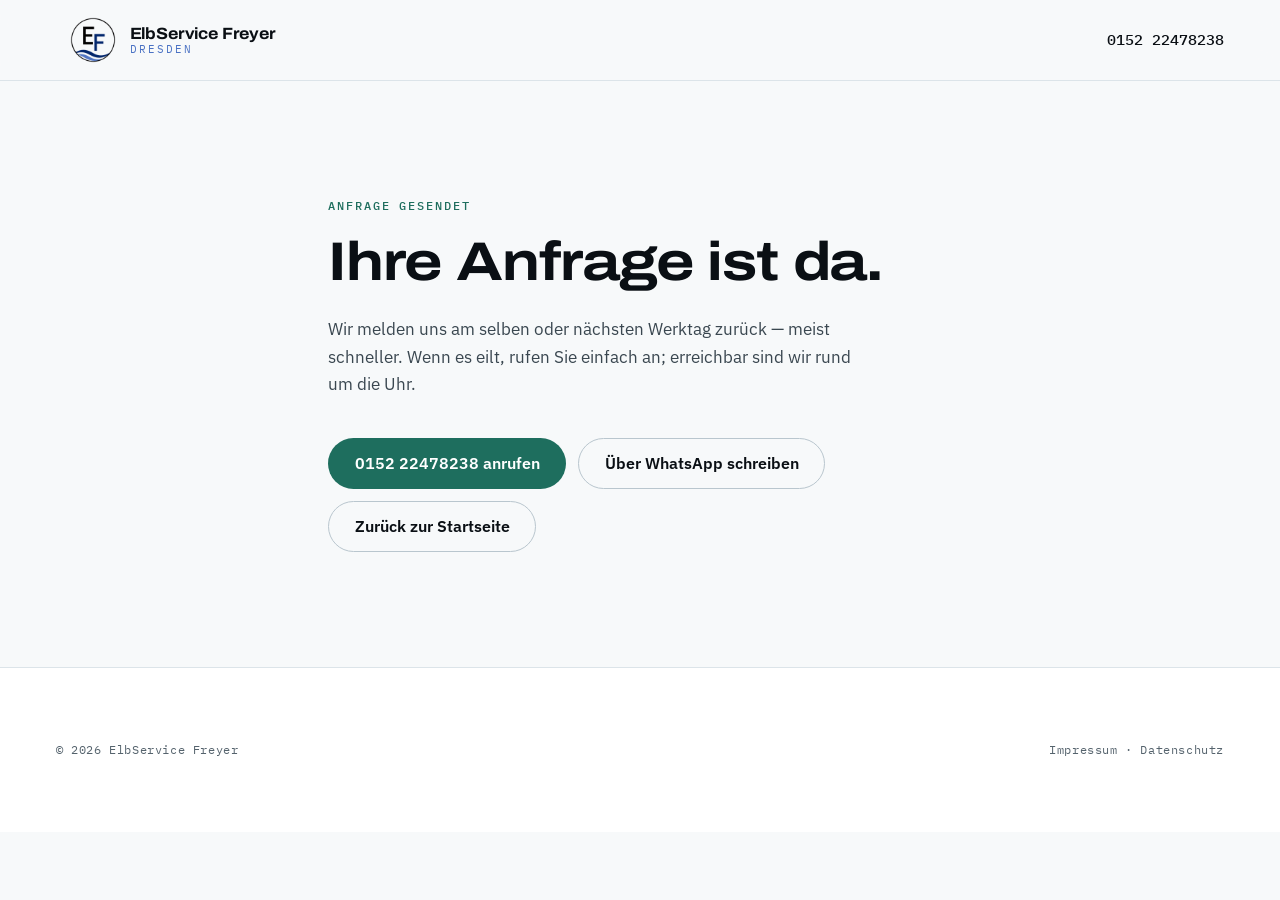
<file: danke.html>
<!doctype html>
<html lang="de">
<head>
<meta charset="utf-8">
<meta name="viewport" content="width=device-width, initial-scale=1">
<title>Anfrage gesendet — ElbService Freyer</title>
<meta name="description" content="Ihre Anfrage an ElbService Freyer ist eingegangen.">
<meta name="robots" content="noindex">
<link rel="icon" href="assets/img/signet-ef.png">
<link rel="stylesheet" href="assets/css/schriften.css">
<link rel="stylesheet" href="assets/css/stil.css">
</head>
<body>

<header class="kopf">
  <div class="bahn kopf__inhalt">
    <a class="kopf__logo" href="index.html">
      <picture>
        <source srcset="assets/img/signet-ef-128.webp 128w, assets/img/signet-ef.webp 256w"
                sizes="58px" type="image/webp">
        <img src="assets/img/signet-ef.png" alt="" width="58" height="58">
      </picture>
      <span class="kopf__wortmarke">
        <span class="kopf__name">ElbService Freyer</span>
        <span class="kopf__ort">Dresden</span>
      </span>
    </a>
    <a class="kopf__ruf" href="tel:+4915222478238"><span>0152 22478238</span></a>
  </div>
</header>

<main id="inhalt">
  <section class="abschnitt">
    <div class="bahn" style="max-width:44rem">
      <span class="marke">Anfrage gesendet</span>
      <h1 style="font-size:clamp(2rem,4.5vw,3.4rem)">Ihre Anfrage ist da.</h1>
      <p class="vorspann" style="margin-top:1.5rem">
        Wir melden uns am selben oder nächsten Werktag zurück — meist schneller.
        Wenn es eilt, rufen Sie einfach an; erreichbar sind wir rund um die Uhr.
      </p>

      <div style="display:flex;flex-wrap:wrap;gap:0.75rem;margin-top:2.5rem">
        <a class="knopf knopf--voll" href="tel:+4915222478238">0152 22478238 anrufen</a>
        <a class="knopf knopf--linie" href="https://wa.me/4915222478238" rel="noopener noreferrer" target="_blank">Über WhatsApp schreiben</a>
        <a class="knopf knopf--linie" href="index.html">Zurück zur Startseite</a>
      </div>
    </div>
  </section>
</main>

<footer class="fuss">
  <div class="bahn">
    <div class="fuss__schluss" style="padding-top:0;border:0">
      <span>© <span id="jahr">2026</span> ElbService Freyer</span>
      <span><a href="impressum.html">Impressum</a> · <a href="datenschutz.html">Datenschutz</a></span>
    </div>
  </div>
</footer>

<script>document.getElementById("jahr").textContent = new Date().getFullYear();</script>
</body>
</html>
</file>
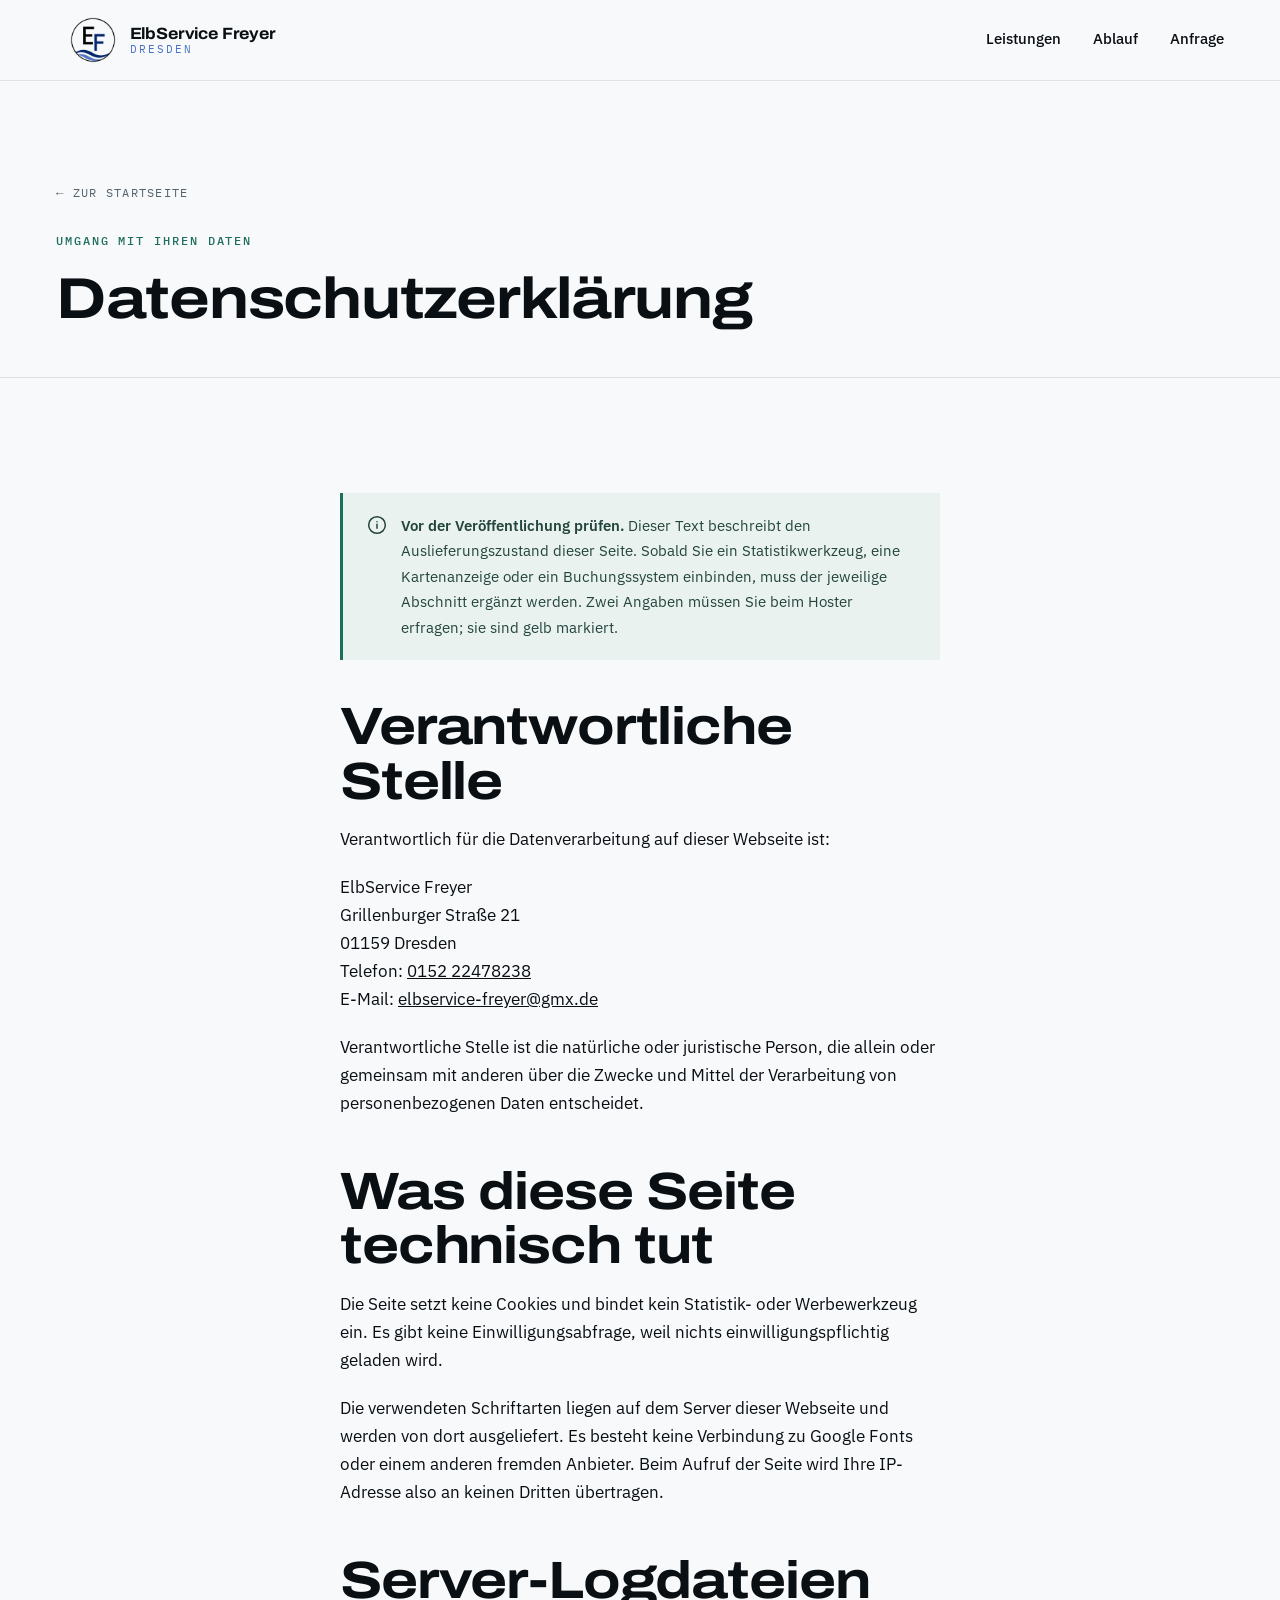
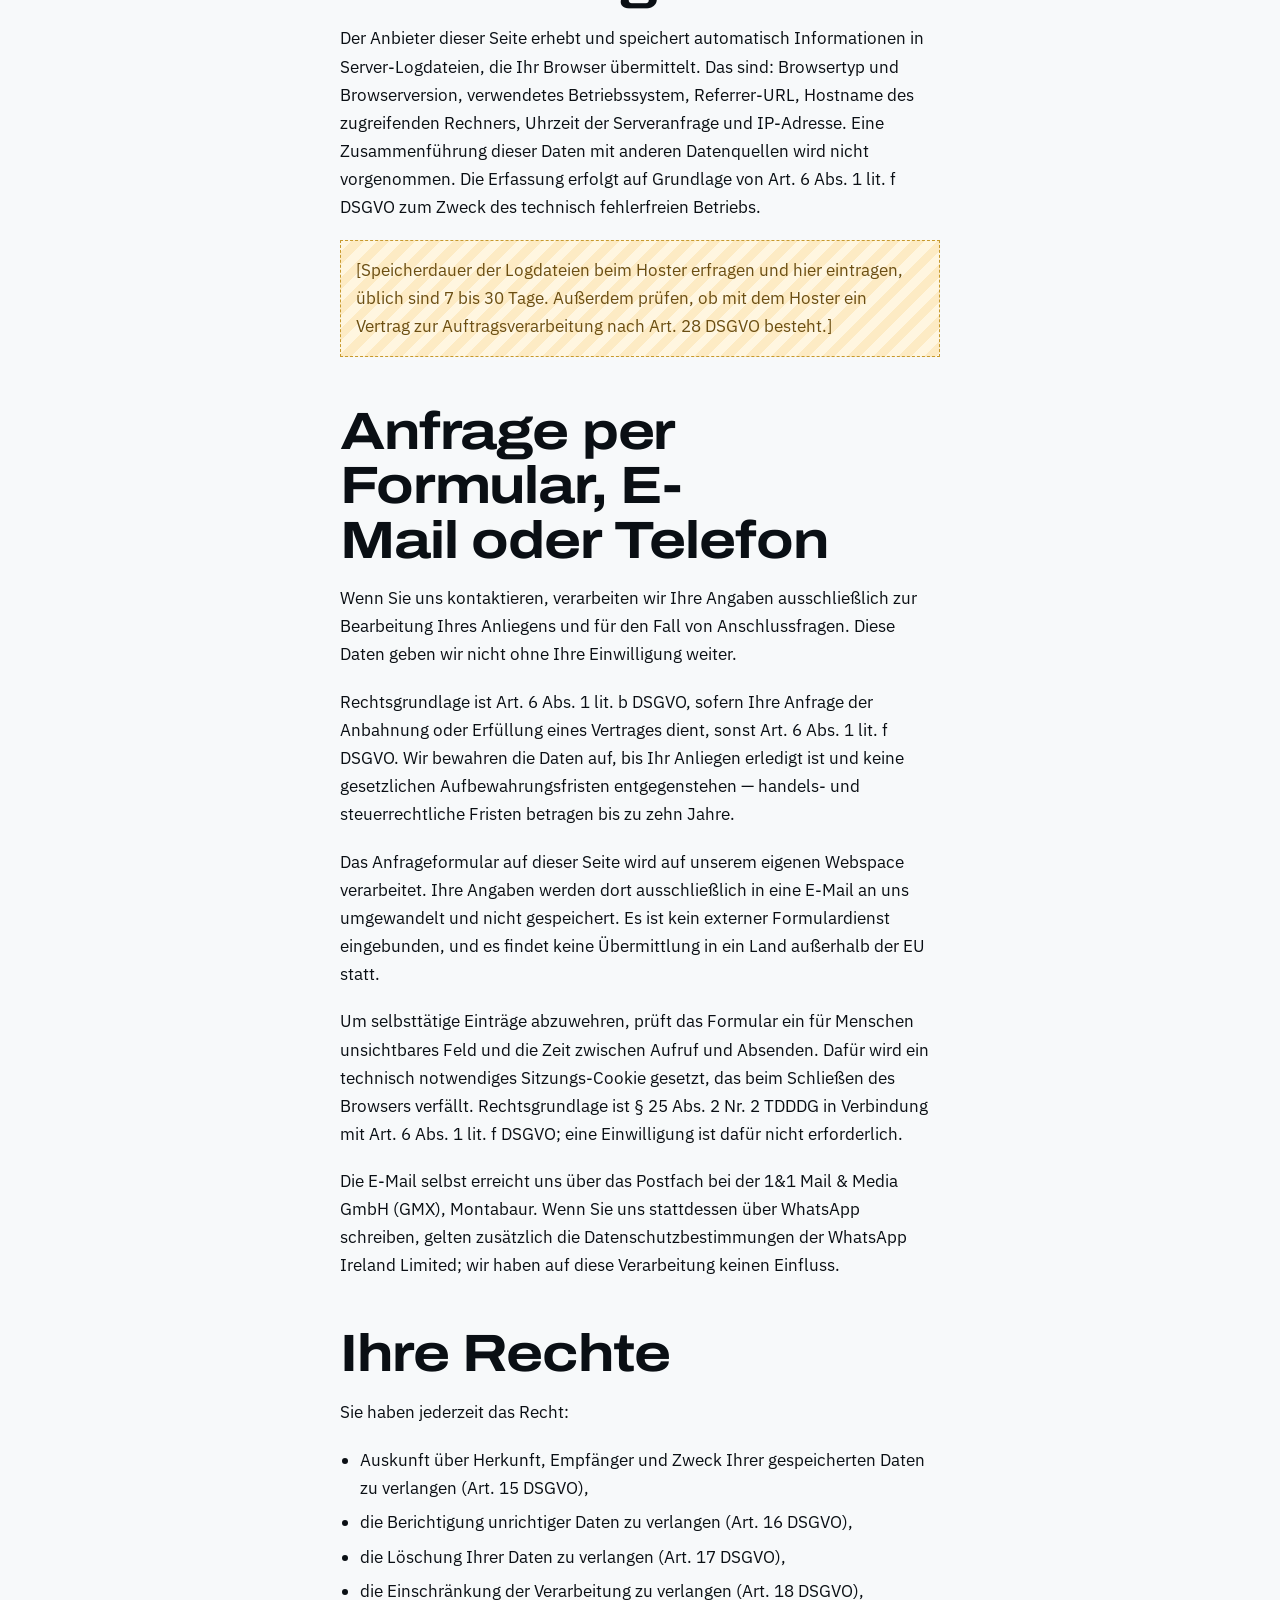
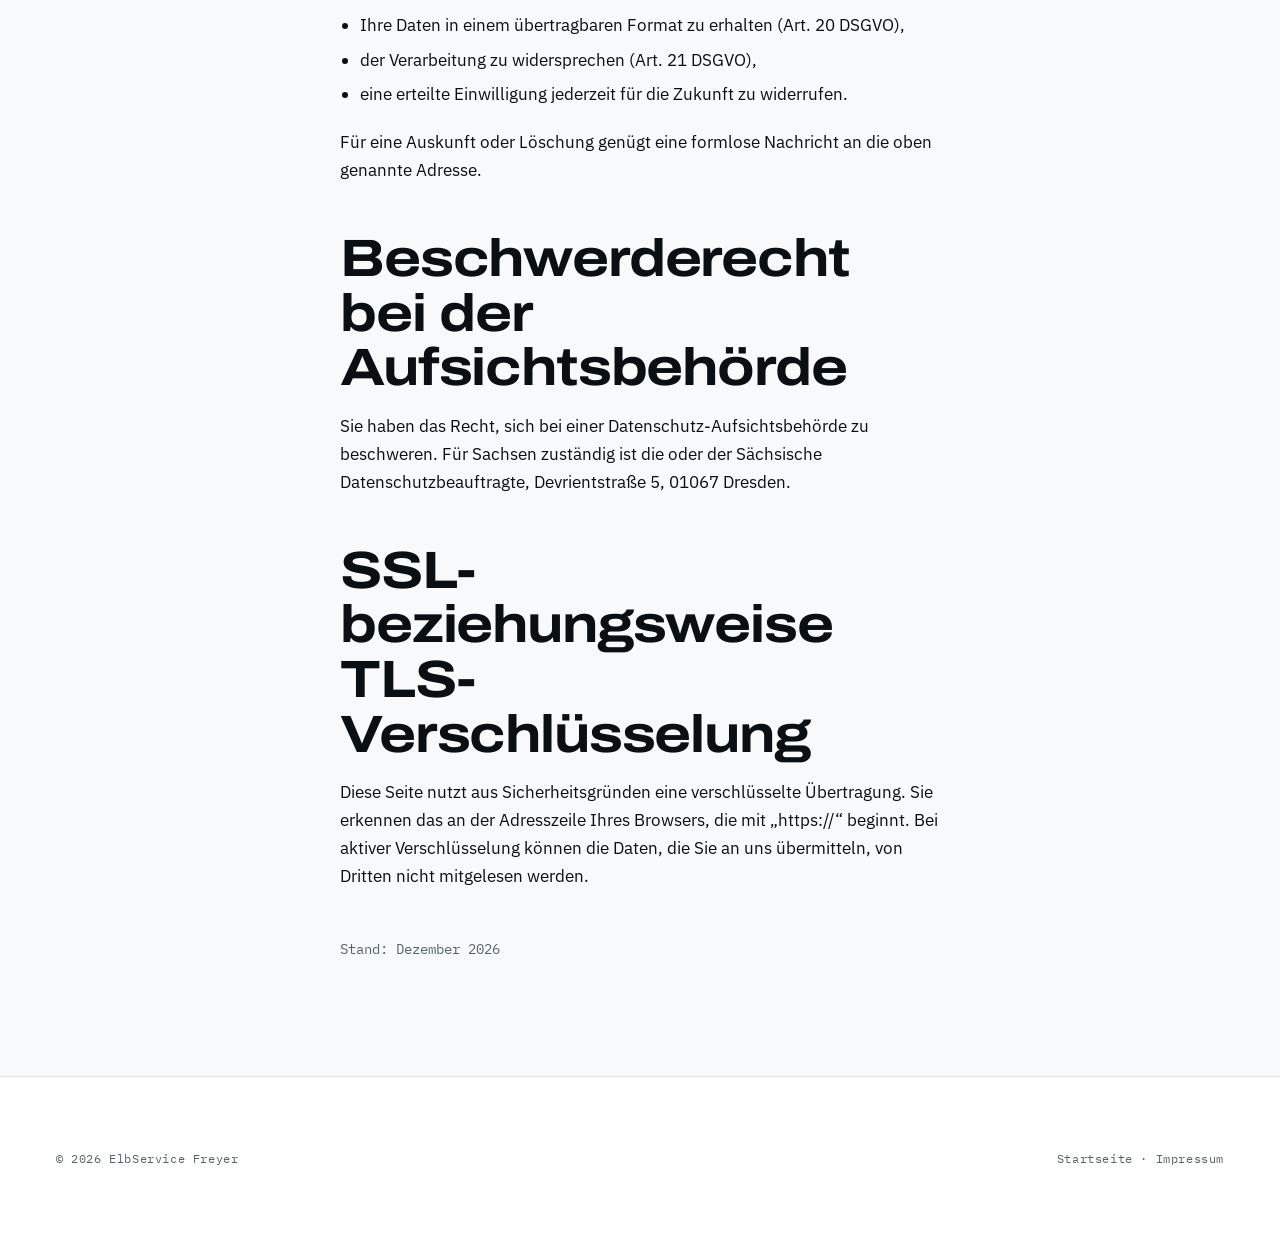
<file: datenschutz.html>
<!doctype html>
<html lang="de">
<head>
<meta charset="utf-8">
<meta name="viewport" content="width=device-width, initial-scale=1">
<title>Datenschutzerklärung — ElbService Freyer</title>
<meta name="description" content="Datenschutzerklärung der ElbService Freyer, Glas- und Fensterreinigung in Dresden.">
<meta name="robots" content="noindex">
<link rel="icon" href="assets/img/signet-ef.png">
<link rel="stylesheet" href="assets/css/schriften.css">
<link rel="stylesheet" href="assets/css/stil.css">
</head>
<body>

<a class="sprung" href="#inhalt">Zum Inhalt springen</a>

<header class="kopf">
  <div class="bahn kopf__inhalt">
    <a class="kopf__logo" href="index.html">
      <picture>
        <source srcset="assets/img/signet-ef-128.webp 128w, assets/img/signet-ef.webp 256w"
                sizes="58px" type="image/webp">
        <img src="assets/img/signet-ef.png" alt="" width="58" height="58">
      </picture>
      <span class="kopf__wortmarke">
        <span class="kopf__name">ElbService Freyer</span>
        <span class="kopf__ort">Dresden</span>
      </span>
    </a>
    <nav class="kopf__nav" aria-label="Hauptnavigation">
      <a href="index.html#leistungen">Leistungen</a>
      <a href="index.html#ablauf">Ablauf</a>
      <a href="index.html#anfrage">Anfrage</a>
    </nav>
  </div>
</header>

<main id="inhalt">
  <div class="titelzeile">
    <div class="bahn">
      <a class="zurueck" href="index.html">← Zur Startseite</a>
      <span class="marke">Umgang mit Ihren Daten</span>
      <h1 style="font-size:clamp(2.2rem,4.5vw,3.6rem)">Datenschutzerklärung</h1>
    </div>
  </div>

  <section class="abschnitt">
    <div class="bahn prosa">

      <p class="hinweis" style="margin-top:0;margin-bottom:2.5rem">
        <svg width="20" height="20" viewBox="0 0 24 24" fill="none" stroke="currentColor" stroke-width="1.8" stroke-linecap="round" aria-hidden="true">
          <circle cx="12" cy="12" r="10"/><path d="M12 16v-5M12 8h.01"/>
        </svg>
        <span>
          <strong>Vor der Veröffentlichung prüfen.</strong> Dieser Text beschreibt
          den Auslieferungszustand dieser Seite. Sobald Sie ein Statistikwerkzeug,
          eine Kartenanzeige oder ein Buchungssystem einbinden, muss der jeweilige
          Abschnitt ergänzt werden. Zwei Angaben müssen Sie beim Hoster erfragen;
          sie sind gelb markiert.
        </span>
      </p>

      <h2>Verantwortliche Stelle</h2>
      <p>Verantwortlich für die Datenverarbeitung auf dieser Webseite ist:</p>
      <p>
        ElbService Freyer<br>
        Grillenburger Straße 21<br>
        01159 Dresden<br>
        Telefon: <a href="tel:+4915222478238">0152 22478238</a><br>
        E-Mail: <a href="mailto:elbservice-freyer@gmx.de">elbservice-freyer@gmx.de</a>
      </p>
      <p>
        Verantwortliche Stelle ist die natürliche oder juristische Person, die allein
        oder gemeinsam mit anderen über die Zwecke und Mittel der Verarbeitung von
        personenbezogenen Daten entscheidet.
      </p>

      <h2>Was diese Seite technisch tut</h2>
      <p>
        Die Seite setzt keine Cookies und bindet kein Statistik- oder
        Werbewerkzeug ein. Es gibt keine Einwilligungsabfrage, weil nichts
        einwilligungspflichtig geladen wird.
      </p>
      <p>
        Die verwendeten Schriftarten liegen auf dem Server dieser Webseite und
        werden von dort ausgeliefert. Es besteht keine Verbindung zu Google Fonts
        oder einem anderen fremden Anbieter. Beim Aufruf der Seite wird Ihre
        IP-Adresse also an keinen Dritten übertragen.
      </p>

      <h2>Server-Logdateien</h2>
      <p>
        Der Anbieter dieser Seite erhebt und speichert automatisch Informationen in
        Server-Logdateien, die Ihr Browser übermittelt. Das sind: Browsertyp und
        Browserversion, verwendetes Betriebssystem, Referrer-URL, Hostname des
        zugreifenden Rechners, Uhrzeit der Serveranfrage und IP-Adresse. Eine
        Zusammenführung dieser Daten mit anderen Datenquellen wird nicht vorgenommen.
        Die Erfassung erfolgt auf Grundlage von Art. 6 Abs. 1 lit. f DSGVO zum Zweck
        des technisch fehlerfreien Betriebs.
      </p>
      <p class="platzhalter" style="padding:1rem">
        [Speicherdauer der Logdateien beim Hoster erfragen und hier eintragen,
        üblich sind 7 bis 30 Tage. Außerdem prüfen, ob mit dem Hoster ein Vertrag
        zur Auftragsverarbeitung nach Art. 28 DSGVO besteht.]
      </p>

      <h2>Anfrage per Formular, E-Mail oder Telefon</h2>
      <p>
        Wenn Sie uns kontaktieren, verarbeiten wir Ihre Angaben ausschließlich zur
        Bearbeitung Ihres Anliegens und für den Fall von Anschlussfragen. Diese Daten
        geben wir nicht ohne Ihre Einwilligung weiter.
      </p>
      <p>
        Rechtsgrundlage ist Art. 6 Abs. 1 lit. b DSGVO, sofern Ihre Anfrage der
        Anbahnung oder Erfüllung eines Vertrages dient, sonst Art. 6 Abs. 1 lit. f
        DSGVO. Wir bewahren die Daten auf, bis Ihr Anliegen erledigt ist und keine
        gesetzlichen Aufbewahrungsfristen entgegenstehen — handels- und
        steuerrechtliche Fristen betragen bis zu zehn Jahre.
      </p>
      <p>
        Das Anfrageformular auf dieser Seite wird auf unserem eigenen Webspace
        verarbeitet. Ihre Angaben werden dort ausschließlich in eine E-Mail an
        uns umgewandelt und nicht gespeichert. Es ist kein externer
        Formulardienst eingebunden, und es findet keine Übermittlung in ein
        Land außerhalb der EU statt.
      </p>
      <p>
        Um selbsttätige Einträge abzuwehren, prüft das Formular ein für Menschen
        unsichtbares Feld und die Zeit zwischen Aufruf und Absenden. Dafür wird
        ein technisch notwendiges Sitzungs-Cookie gesetzt, das beim Schließen
        des Browsers verfällt. Rechtsgrundlage ist § 25 Abs. 2 Nr. 2 TDDDG in
        Verbindung mit Art. 6 Abs. 1 lit. f DSGVO; eine Einwilligung ist dafür
        nicht erforderlich.
      </p>
      <p>
        Die E-Mail selbst erreicht uns über das Postfach bei der 1&1 Mail &amp;
        Media GmbH (GMX), Montabaur. Wenn Sie uns stattdessen über WhatsApp
        schreiben, gelten zusätzlich die Datenschutzbestimmungen der WhatsApp
        Ireland Limited; wir haben auf diese Verarbeitung keinen Einfluss.
      </p>

      <h2>Ihre Rechte</h2>
      <p>Sie haben jederzeit das Recht:</p>
      <ul>
        <li>Auskunft über Herkunft, Empfänger und Zweck Ihrer gespeicherten Daten zu verlangen (Art. 15 DSGVO),</li>
        <li>die Berichtigung unrichtiger Daten zu verlangen (Art. 16 DSGVO),</li>
        <li>die Löschung Ihrer Daten zu verlangen (Art. 17 DSGVO),</li>
        <li>die Einschränkung der Verarbeitung zu verlangen (Art. 18 DSGVO),</li>
        <li>Ihre Daten in einem übertragbaren Format zu erhalten (Art. 20 DSGVO),</li>
        <li>der Verarbeitung zu widersprechen (Art. 21 DSGVO),</li>
        <li>eine erteilte Einwilligung jederzeit für die Zukunft zu widerrufen.</li>
      </ul>
      <p>
        Für eine Auskunft oder Löschung genügt eine formlose Nachricht an die oben
        genannte Adresse.
      </p>

      <h2>Beschwerderecht bei der Aufsichtsbehörde</h2>
      <p>
        Sie haben das Recht, sich bei einer Datenschutz-Aufsichtsbehörde zu
        beschweren. Für Sachsen zuständig ist die oder der Sächsische
        Datenschutzbeauftragte, Devrientstraße 5, 01067 Dresden.
      </p>

      <h2>SSL- beziehungsweise TLS-Verschlüsselung</h2>
      <p>
        Diese Seite nutzt aus Sicherheitsgründen eine verschlüsselte Übertragung. Sie
        erkennen das an der Adresszeile Ihres Browsers, die mit „https://“ beginnt.
        Bei aktiver Verschlüsselung können die Daten, die Sie an uns übermitteln, von
        Dritten nicht mitgelesen werden.
      </p>

      <p style="margin-top:3rem;font-family:var(--daten);font-size:0.85rem;color:#55636D">
        Stand: <span id="stand">2026</span>
      </p>

    </div>
  </section>
</main>

<footer class="fuss">
  <div class="bahn">
    <div class="fuss__schluss" style="padding-top:0;border:0">
      <span>© <span id="jahr">2026</span> ElbService Freyer</span>
      <span><a href="index.html">Startseite</a> · <a href="impressum.html">Impressum</a></span>
    </div>
  </div>
</footer>

<script>
  var jetzt = new Date();
  document.getElementById("jahr").textContent = jetzt.getFullYear();
  document.getElementById("stand").textContent =
    jetzt.toLocaleDateString("de-DE", { month: "long", year: "numeric" });
</script>
</body>
</html>
</file>
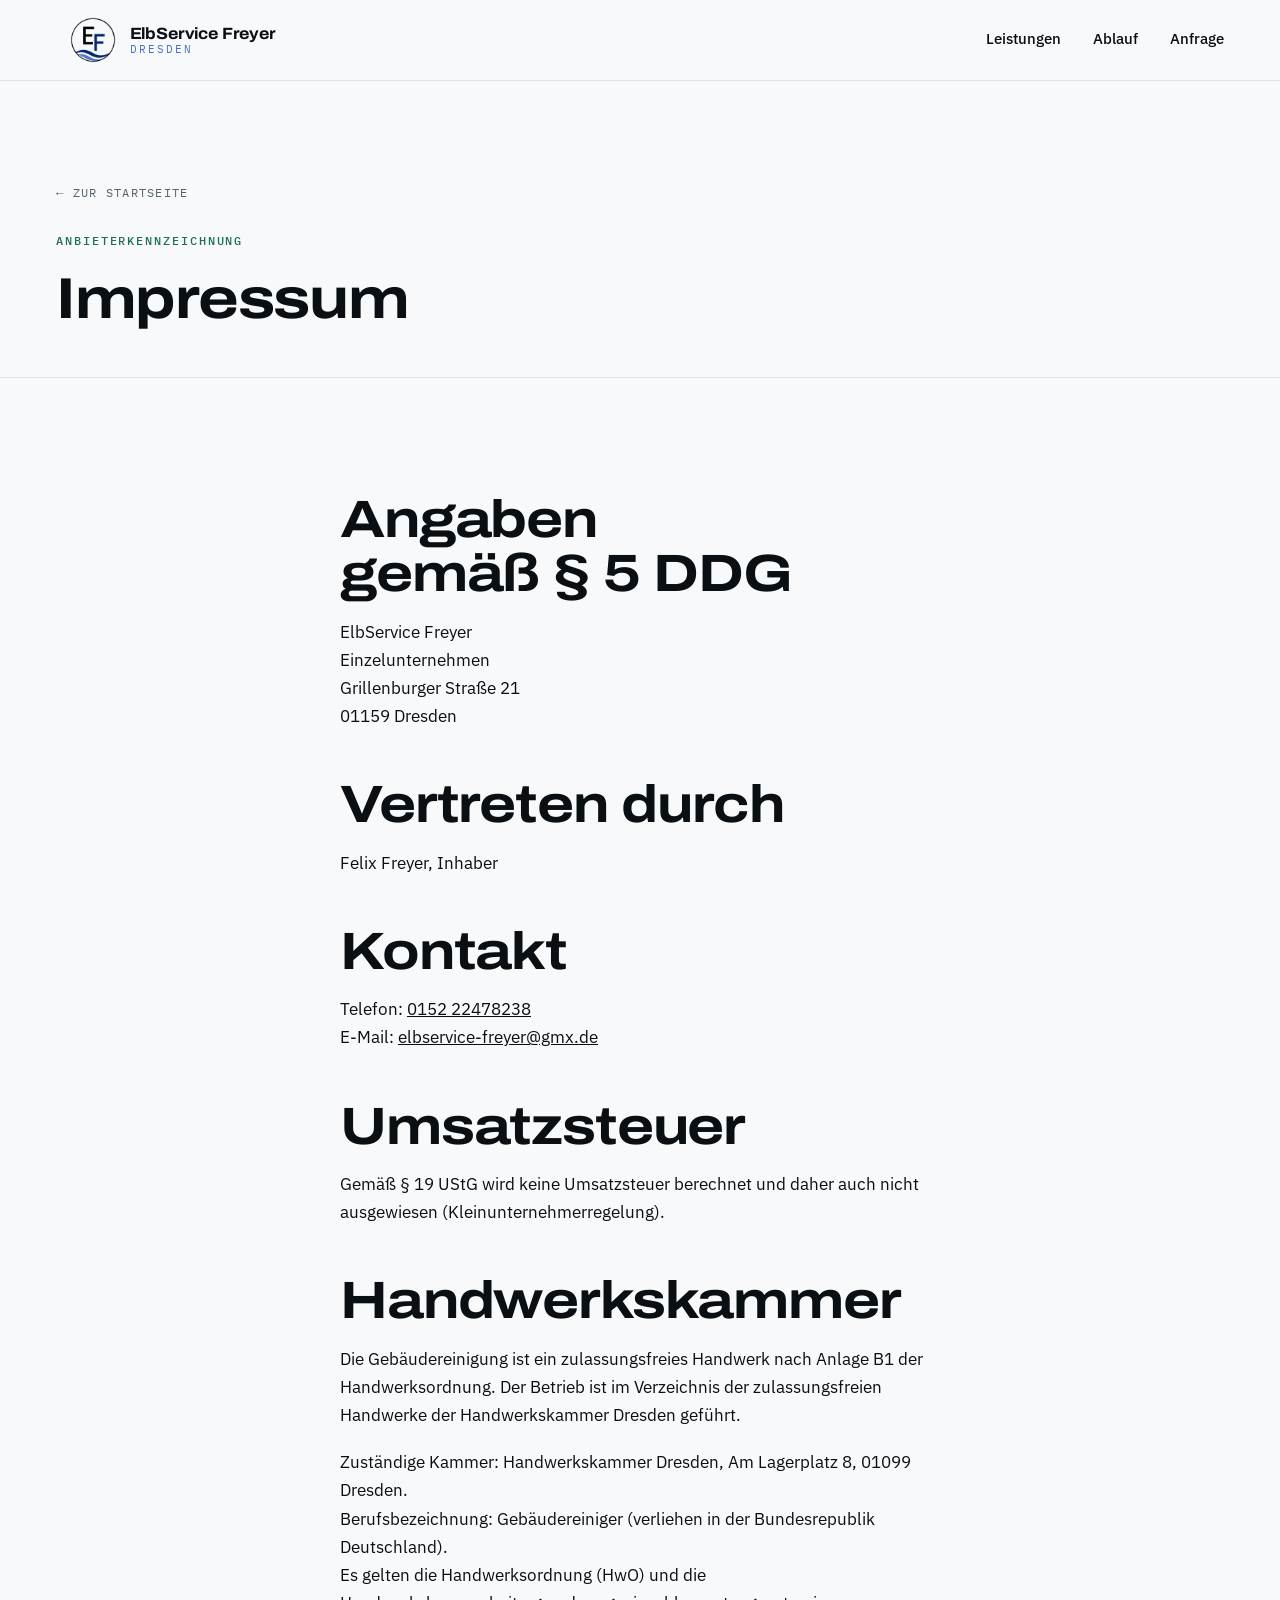
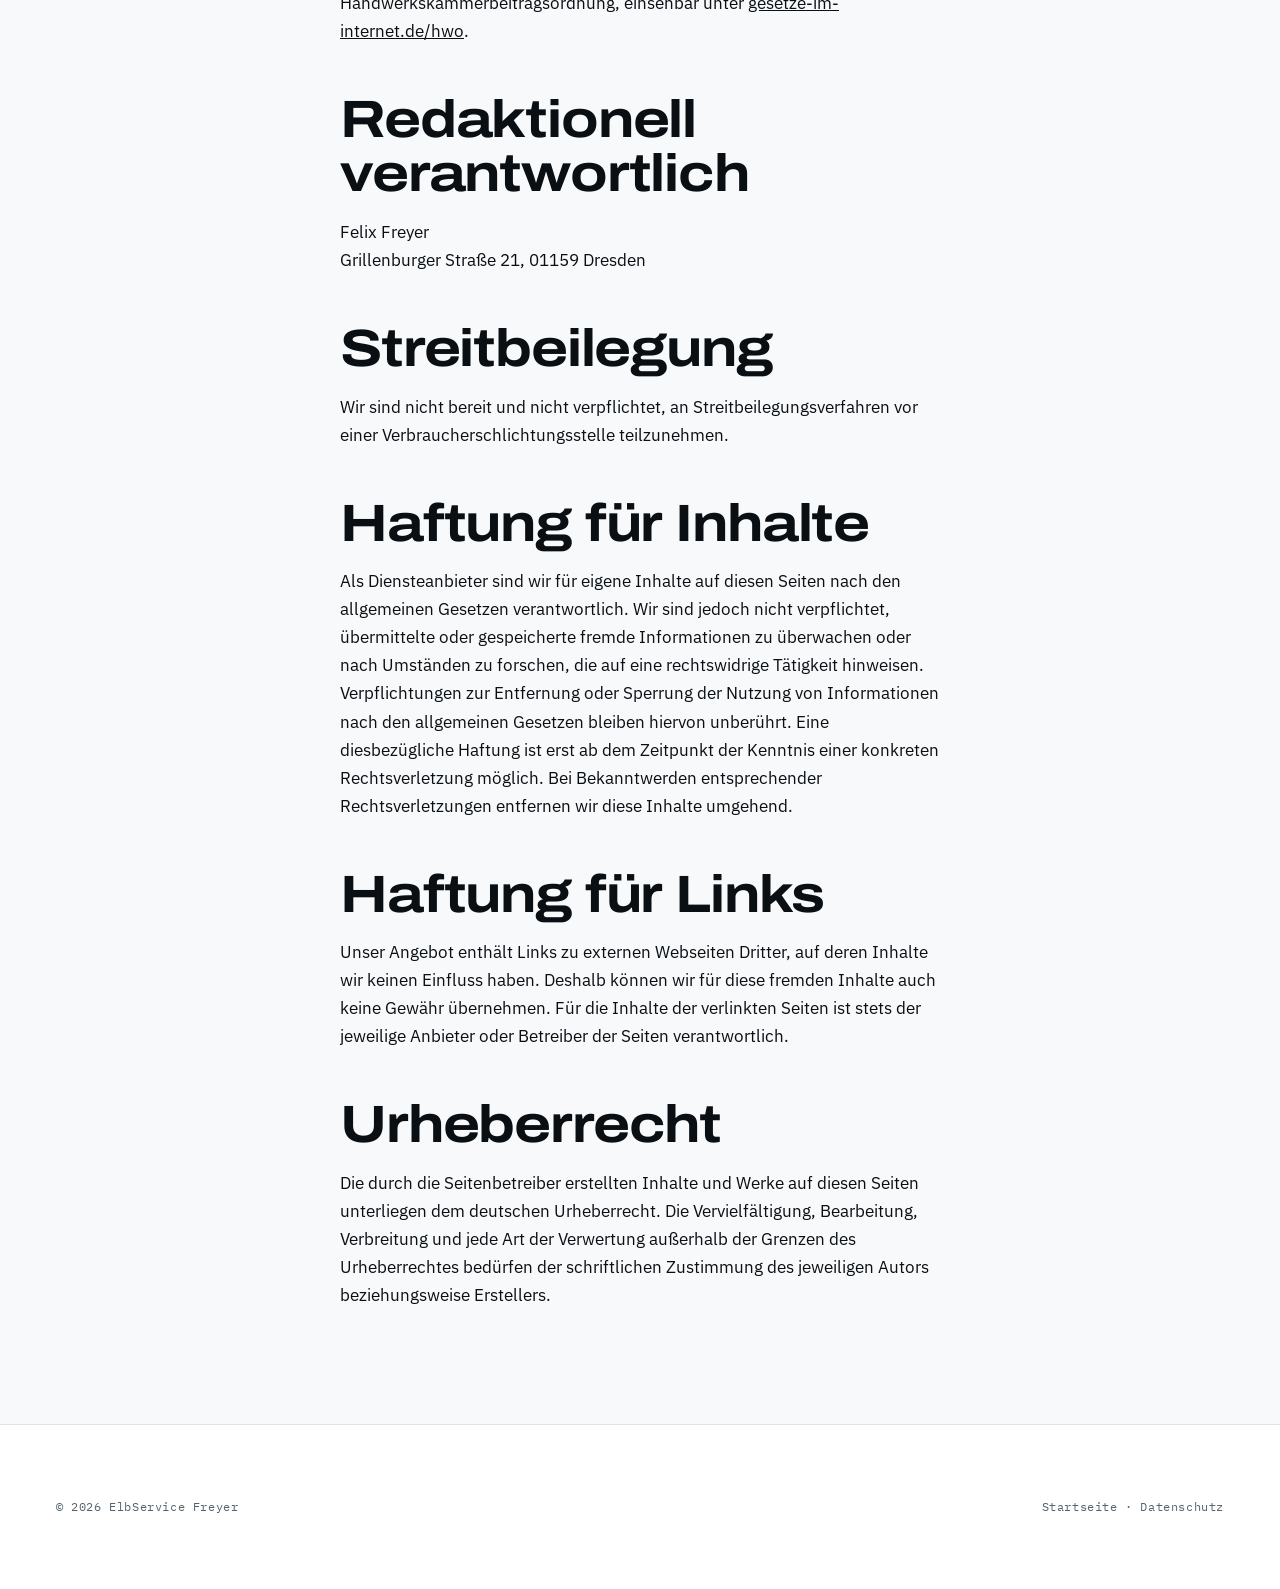
<file: impressum.html>
<!doctype html>
<html lang="de">
<head>
<meta charset="utf-8">
<meta name="viewport" content="width=device-width, initial-scale=1">
<title>Impressum — ElbService Freyer</title>
<meta name="description" content="Impressum und Anbieterkennzeichnung der ElbService Freyer, Glas- und Fensterreinigung in Dresden.">
<meta name="robots" content="noindex">
<link rel="icon" href="assets/img/signet-ef.png">
<link rel="stylesheet" href="assets/css/schriften.css">
<link rel="stylesheet" href="assets/css/stil.css">
</head>
<body>

<a class="sprung" href="#inhalt">Zum Inhalt springen</a>

<header class="kopf">
  <div class="bahn kopf__inhalt">
    <a class="kopf__logo" href="index.html">
      <picture>
        <source srcset="assets/img/signet-ef-128.webp 128w, assets/img/signet-ef.webp 256w"
                sizes="58px" type="image/webp">
        <img src="assets/img/signet-ef.png" alt="" width="58" height="58">
      </picture>
      <span class="kopf__wortmarke">
        <span class="kopf__name">ElbService Freyer</span>
        <span class="kopf__ort">Dresden</span>
      </span>
    </a>
    <nav class="kopf__nav" aria-label="Hauptnavigation">
      <a href="index.html#leistungen">Leistungen</a>
      <a href="index.html#ablauf">Ablauf</a>
      <a href="index.html#anfrage">Anfrage</a>
    </nav>
  </div>
</header>

<main id="inhalt">
  <div class="titelzeile">
    <div class="bahn">
      <a class="zurueck" href="index.html">← Zur Startseite</a>
      <span class="marke">Anbieterkennzeichnung</span>
      <h1 style="font-size:clamp(2.2rem,4.5vw,3.6rem)">Impressum</h1>
    </div>
  </div>

  <section class="abschnitt">
    <div class="bahn prosa">

      <h2>Angaben gemäß § 5 DDG</h2>
      <p>
        ElbService Freyer<br>
        Einzelunternehmen<br>
        Grillenburger Straße 21<br>
        01159 Dresden
      </p>

      <h2>Vertreten durch</h2>
      <p>Felix Freyer, Inhaber</p>

      <h2>Kontakt</h2>
      <p>
        Telefon: <a href="tel:+4915222478238">0152 22478238</a><br>
        E-Mail: <a href="mailto:elbservice-freyer@gmx.de">elbservice-freyer@gmx.de</a>
      </p>

      <h2>Umsatzsteuer</h2>
      <p>
        Gemäß § 19 UStG wird keine Umsatzsteuer berechnet und daher auch nicht
        ausgewiesen (Kleinunternehmerregelung).
      </p>

      <h2>Handwerkskammer</h2>
      <p>
        Die Gebäudereinigung ist ein zulassungsfreies Handwerk nach Anlage B1 der
        Handwerksordnung. Der Betrieb ist im Verzeichnis der zulassungsfreien
        Handwerke der Handwerkskammer Dresden geführt.
      </p>
      <p>
        Zuständige Kammer: Handwerkskammer Dresden, Am Lagerplatz 8,
        01099 Dresden.<br>
        Berufsbezeichnung: Gebäudereiniger (verliehen in der Bundesrepublik
        Deutschland).<br>
        Es gelten die Handwerksordnung (HwO) und die Handwerkskammerbeitragsordnung,
        einsehbar unter
        <a href="https://www.gesetze-im-internet.de/hwo/" rel="noopener noreferrer" target="_blank">gesetze-im-internet.de/hwo</a>.
      </p>

      <h2>Redaktionell verantwortlich</h2>
      <p>
        Felix Freyer<br>
        Grillenburger Straße 21, 01159 Dresden
      </p>

      <h2>Streitbeilegung</h2>
      <p>
        Wir sind nicht bereit und nicht verpflichtet, an Streitbeilegungsverfahren
        vor einer Verbraucherschlichtungsstelle teilzunehmen.
      </p>

      <h2>Haftung für Inhalte</h2>
      <p>
        Als Diensteanbieter sind wir für eigene Inhalte auf diesen Seiten nach den
        allgemeinen Gesetzen verantwortlich. Wir sind jedoch nicht verpflichtet,
        übermittelte oder gespeicherte fremde Informationen zu überwachen oder nach
        Umständen zu forschen, die auf eine rechtswidrige Tätigkeit hinweisen.
        Verpflichtungen zur Entfernung oder Sperrung der Nutzung von Informationen
        nach den allgemeinen Gesetzen bleiben hiervon unberührt. Eine diesbezügliche
        Haftung ist erst ab dem Zeitpunkt der Kenntnis einer konkreten
        Rechtsverletzung möglich. Bei Bekanntwerden entsprechender Rechtsverletzungen
        entfernen wir diese Inhalte umgehend.
      </p>

      <h2>Haftung für Links</h2>
      <p>
        Unser Angebot enthält Links zu externen Webseiten Dritter, auf deren Inhalte
        wir keinen Einfluss haben. Deshalb können wir für diese fremden Inhalte auch
        keine Gewähr übernehmen. Für die Inhalte der verlinkten Seiten ist stets der
        jeweilige Anbieter oder Betreiber der Seiten verantwortlich.
      </p>

      <h2>Urheberrecht</h2>
      <p>
        Die durch die Seitenbetreiber erstellten Inhalte und Werke auf diesen Seiten
        unterliegen dem deutschen Urheberrecht. Die Vervielfältigung, Bearbeitung,
        Verbreitung und jede Art der Verwertung außerhalb der Grenzen des
        Urheberrechtes bedürfen der schriftlichen Zustimmung des jeweiligen Autors
        beziehungsweise Erstellers.
      </p>

    </div>
  </section>
</main>

<footer class="fuss">
  <div class="bahn">
    <div class="fuss__schluss" style="padding-top:0;border:0">
      <span>© <span id="jahr">2026</span> ElbService Freyer</span>
      <span><a href="index.html">Startseite</a> · <a href="datenschutz.html">Datenschutz</a></span>
    </div>
  </div>
</footer>

<script>document.getElementById("jahr").textContent = new Date().getFullYear();</script>
</body>
</html>
</file>
<file: assets/css/schriften.css>
/* ElbService Freyer — Schriften, lokal ausgeliefert.
   Bewusst nicht ueber fonts.googleapis.com eingebunden: so verlaesst beim
   Seitenaufruf keine IP-Adresse den eigenen Server, und die Seite bleibt
   ohne fremde Verbindung vollstaendig. Geladen werden nur die Schnitte
   latin und latin-ext — alles, was fuer deutschen Text noetig ist. */

/* latin-ext */
@font-face {
  font-family: 'Archivo';
  font-style: normal;
  font-weight: 400 800;
  font-stretch: 100% 125%;
  font-display: swap;
  src: url(../fonts/archivo-latin-ext-400_800.woff2) format('woff2');
  unicode-range: U+0100-02BA, U+02BD-02C5, U+02C7-02CC, U+02CE-02D7, U+02DD-02FF, U+0304, U+0308, U+0329, U+1D00-1DBF, U+1E00-1E9F, U+1EF2-1EFF, U+2020, U+20A0-20AB, U+20AD-20C0, U+2113, U+2C60-2C7F, U+A720-A7FF;
}

/* latin */
@font-face {
  font-family: 'Archivo';
  font-style: normal;
  font-weight: 400 800;
  font-stretch: 100% 125%;
  font-display: swap;
  src: url(../fonts/archivo-latin-400_800.woff2) format('woff2');
  unicode-range: U+0000-00FF, U+0131, U+0152-0153, U+02BB-02BC, U+02C6, U+02DA, U+02DC, U+0304, U+0308, U+0329, U+2000-206F, U+20AC, U+2122, U+2191, U+2193, U+2212, U+2215, U+FEFF, U+FFFD;
}

/* latin-ext */
@font-face {
  font-family: 'IBM Plex Sans';
  font-style: normal;
  font-weight: 400;
  font-stretch: 100%;
  font-display: swap;
  src: url(../fonts/plexsans-latin-ext-400.woff2) format('woff2');
  unicode-range: U+0100-02BA, U+02BD-02C5, U+02C7-02CC, U+02CE-02D7, U+02DD-02FF, U+0304, U+0308, U+0329, U+1D00-1DBF, U+1E00-1E9F, U+1EF2-1EFF, U+2020, U+20A0-20AB, U+20AD-20C0, U+2113, U+2C60-2C7F, U+A720-A7FF;
}

/* latin */
@font-face {
  font-family: 'IBM Plex Sans';
  font-style: normal;
  font-weight: 400;
  font-stretch: 100%;
  font-display: swap;
  src: url(../fonts/plexsans-latin-400.woff2) format('woff2');
  unicode-range: U+0000-00FF, U+0131, U+0152-0153, U+02BB-02BC, U+02C6, U+02DA, U+02DC, U+0304, U+0308, U+0329, U+2000-206F, U+20AC, U+2122, U+2191, U+2193, U+2212, U+2215, U+FEFF, U+FFFD;
}

/* latin-ext */
@font-face {
  font-family: 'IBM Plex Sans';
  font-style: normal;
  font-weight: 500;
  font-stretch: 100%;
  font-display: swap;
  src: url(../fonts/plexsans-latin-ext-500.woff2) format('woff2');
  unicode-range: U+0100-02BA, U+02BD-02C5, U+02C7-02CC, U+02CE-02D7, U+02DD-02FF, U+0304, U+0308, U+0329, U+1D00-1DBF, U+1E00-1E9F, U+1EF2-1EFF, U+2020, U+20A0-20AB, U+20AD-20C0, U+2113, U+2C60-2C7F, U+A720-A7FF;
}

/* latin */
@font-face {
  font-family: 'IBM Plex Sans';
  font-style: normal;
  font-weight: 500;
  font-stretch: 100%;
  font-display: swap;
  src: url(../fonts/plexsans-latin-500.woff2) format('woff2');
  unicode-range: U+0000-00FF, U+0131, U+0152-0153, U+02BB-02BC, U+02C6, U+02DA, U+02DC, U+0304, U+0308, U+0329, U+2000-206F, U+20AC, U+2122, U+2191, U+2193, U+2212, U+2215, U+FEFF, U+FFFD;
}

/* latin-ext */
@font-face {
  font-family: 'IBM Plex Sans';
  font-style: normal;
  font-weight: 600;
  font-stretch: 100%;
  font-display: swap;
  src: url(../fonts/plexsans-latin-ext-600.woff2) format('woff2');
  unicode-range: U+0100-02BA, U+02BD-02C5, U+02C7-02CC, U+02CE-02D7, U+02DD-02FF, U+0304, U+0308, U+0329, U+1D00-1DBF, U+1E00-1E9F, U+1EF2-1EFF, U+2020, U+20A0-20AB, U+20AD-20C0, U+2113, U+2C60-2C7F, U+A720-A7FF;
}

/* latin */
@font-face {
  font-family: 'IBM Plex Sans';
  font-style: normal;
  font-weight: 600;
  font-stretch: 100%;
  font-display: swap;
  src: url(../fonts/plexsans-latin-600.woff2) format('woff2');
  unicode-range: U+0000-00FF, U+0131, U+0152-0153, U+02BB-02BC, U+02C6, U+02DA, U+02DC, U+0304, U+0308, U+0329, U+2000-206F, U+20AC, U+2122, U+2191, U+2193, U+2212, U+2215, U+FEFF, U+FFFD;
}

/* latin-ext */
@font-face {
  font-family: 'IBM Plex Mono';
  font-style: normal;
  font-weight: 400;
  font-display: swap;
  src: url(../fonts/plexmono-latin-ext-400.woff2) format('woff2');
  unicode-range: U+0100-02BA, U+02BD-02C5, U+02C7-02CC, U+02CE-02D7, U+02DD-02FF, U+0304, U+0308, U+0329, U+1D00-1DBF, U+1E00-1E9F, U+1EF2-1EFF, U+2020, U+20A0-20AB, U+20AD-20C0, U+2113, U+2C60-2C7F, U+A720-A7FF;
}

/* latin */
@font-face {
  font-family: 'IBM Plex Mono';
  font-style: normal;
  font-weight: 400;
  font-display: swap;
  src: url(../fonts/plexmono-latin-400.woff2) format('woff2');
  unicode-range: U+0000-00FF, U+0131, U+0152-0153, U+02BB-02BC, U+02C6, U+02DA, U+02DC, U+0304, U+0308, U+0329, U+2000-206F, U+20AC, U+2122, U+2191, U+2193, U+2212, U+2215, U+FEFF, U+FFFD;
}

/* latin-ext */
@font-face {
  font-family: 'IBM Plex Mono';
  font-style: normal;
  font-weight: 500;
  font-display: swap;
  src: url(../fonts/plexmono-latin-ext-500.woff2) format('woff2');
  unicode-range: U+0100-02BA, U+02BD-02C5, U+02C7-02CC, U+02CE-02D7, U+02DD-02FF, U+0304, U+0308, U+0329, U+1D00-1DBF, U+1E00-1E9F, U+1EF2-1EFF, U+2020, U+20A0-20AB, U+20AD-20C0, U+2113, U+2C60-2C7F, U+A720-A7FF;
}

/* latin */
@font-face {
  font-family: 'IBM Plex Mono';
  font-style: normal;
  font-weight: 500;
  font-display: swap;
  src: url(../fonts/plexmono-latin-500.woff2) format('woff2');
  unicode-range: U+0000-00FF, U+0131, U+0152-0153, U+02BB-02BC, U+02C6, U+02DA, U+02DC, U+0304, U+0308, U+0329, U+2000-206F, U+20AC, U+2122, U+2191, U+2193, U+2212, U+2215, U+FEFF, U+FFFD;
}
</file>
<file: assets/css/stil.css>
/* ==========================================================================
   ElbService Freyer — Dresden
   Glas- und Fensterreinigung

   Gestaltungssystem
   -----------------
   Die Seite ist als Fenster gebaut. Flaechen sind Scheiben (.scheibe),
   Trennlinien sind Sprossen (.sprosse) — also die Stege, die eine
   Verglasung teilen. Deshalb: keine abgerundeten Ecken an Glasflaechen,
   Haarlinien statt Schatten, und ein Raster mit ungleichen Feldern,
   wie es echte Dresdner Altbaufenster haben.

   Die Akzentfarbe ist das Gruen der Glaskante — die Farbe, die Floatglas
   von der Seite zeigt. Sie ersetzt das erwartbare Signalblau.
   ========================================================================== */

/* --- Token ---------------------------------------------------------------- */

:root {
  /* Farbe */
  --tinte:      #0A0F14;  /* Schrift, aus dem Logo-Schwarz, leicht kuehl   */
  --elbe:       #17356B;  /* Marineblau der Logo-Welle, Traegerfarbe       */
  --strom:      #4A72C4;  /* helleres Wellenblau, sekundaer                */
  --glaskante:  #1E6E5E;  /* Gruen der Floatglas-Kante, einziger Akzent    */
  --tageslicht: #F7F9FA;  /* kuehles Fast-Weiss, Grundflaeche              */
  --dunst:      #DCE4E9;  /* beschlagene Scheibe, Linien und Raender       */
  --weiss:      #FFFFFF;

  /* Schrift */
  --display: "Archivo", "Helvetica Neue", Arial, sans-serif;
  --text:    "IBM Plex Sans", "Segoe UI", system-ui, sans-serif;
  --daten:   "IBM Plex Mono", "SFMono-Regular", Consolas, monospace;

  /* Raster */
  --bahn:  78rem;   /* Breite des Satzspiegels */
  --steg:  1px;     /* Staerke einer Sprosse   */
  --luft:  clamp(4.5rem, 9vw, 8.5rem); /* vertikaler Abstand der Abschnitte */
}

/* --- Grundlage ------------------------------------------------------------ */

*, *::before, *::after { box-sizing: border-box; }

html {
  -webkit-text-size-adjust: 100%;
  scroll-behavior: smooth;
  scroll-padding-top: 6rem;
}

@media (prefers-reduced-motion: reduce) {
  html { scroll-behavior: auto; }
}

body {
  margin: 0;
  background: var(--tageslicht);
  color: var(--tinte);
  font-family: var(--text);
  font-size: 1.0625rem;
  line-height: 1.65;
  font-feature-settings: "kern", "liga";
  -webkit-font-smoothing: antialiased;
}

img, svg { display: block; max-width: 100%; height: auto; }

/* <picture> umschliesst jedes Foto, damit der Browser WebP waehlen kann.
   display:contents nimmt die Huelle aus dem Layout — die Regeln greifen
   weiter am <img>, als staende es unveraendert an seiner alten Stelle. */
picture { display: contents; }

/* --- Auftritt beim Scrollen ------------------------------------------------
   Abschnitte blenden beim Hereinscrollen um eine Haaresbreite auf. Der
   Versatz bleibt bei 12 px: es soll wie ein Aufblenden wirken, nicht wie
   ein Hereinfahren.

   Alles haengt an .auftritt-an, und diese Klasse setzt allein das
   JavaScript. Laeuft keins — oder liest ein Suchmaschinen-Roboter die
   Seite —, greift keine einzige dieser Regeln und der Inhalt steht
   unveraendert sichtbar da. Nichts wird je unsichtbar ausgeliefert. */

.auftritt-an [data-auftritt] {
  opacity: 0;
  transform: translateY(12px);
  transition:
    opacity 0.38s cubic-bezier(0.22, 0.61, 0.36, 1) var(--auftritt-verzug, 0s),
    transform 0.38s cubic-bezier(0.22, 0.61, 0.36, 1) var(--auftritt-verzug, 0s);
}

.auftritt-an [data-auftritt].ist-da {
  opacity: 1;
  transform: none;
}

/* Zweite Sicherung: sollte die Klasse je gesetzt sein, waehrend der Nutzer
   Bewegung abbestellt hat, bleibt trotzdem alles sofort sichtbar. */
@media (prefers-reduced-motion: reduce) {
  .auftritt-an [data-auftritt] {
    opacity: 1;
    transform: none;
    transition: none;
  }
}

a { color: inherit; }

:focus-visible {
  outline: 3px solid var(--glaskante);
  outline-offset: 3px;
}

/* Sprungmarke fuer Tastatur- und Screenreader-Nutzung */
.sprung {
  position: absolute;
  left: 1rem;
  top: -6rem;
  z-index: 100;
  padding: 0.75rem 1.25rem;
  background: var(--tinte);
  color: var(--weiss);
  font-family: var(--daten);
  font-size: 0.8125rem;
  text-decoration: none;
  transition: top 0.18s ease;
}
.sprung:focus { top: 1rem; }

/* --- Typografie ----------------------------------------------------------- */

h1, h2, h3, h4 {
  font-family: var(--display);
  font-weight: 700;
  font-stretch: 118%;          /* breit wie eine Fensteroeffnung */
  line-height: 1.04;
  letter-spacing: -0.022em;
  margin: 0;
  text-wrap: balance;
}

h1 { font-size: clamp(2.65rem, 6.6vw, 5.6rem); }
h2 { font-size: clamp(2rem, 4.1vw, 3.35rem); }
h3 { font-size: clamp(1.2rem, 1.7vw, 1.45rem); font-stretch: 106%; letter-spacing: -0.012em; }
h4 { font-size: 1.0625rem; font-stretch: 104%; }

p { margin: 0 0 1.15em; }
p:last-child { margin-bottom: 0; }

/* Kennzeichnung ueber einer Ueberschrift: Nummer, Bereich, Kategorie */
.marke {
  display: block;
  font-family: var(--daten);
  font-size: 0.75rem;
  font-weight: 500;
  letter-spacing: 0.16em;
  text-transform: uppercase;
  color: var(--glaskante);
  margin-bottom: 1.15rem;
}

.vorspann {
  font-size: clamp(1.075rem, 1.35vw, 1.24rem);
  line-height: 1.6;
  color: #3A4750;
  max-width: 54ch;
}

/* --- Raster --------------------------------------------------------------- */

.bahn {
  width: 100%;
  max-width: var(--bahn);
  margin-inline: auto;
  padding-inline: clamp(1.25rem, 4vw, 2.5rem);
}

.abschnitt { padding-block: var(--luft); }

.abschnitt--eng { padding-block: calc(var(--luft) * 0.62); }

/* Sprossen: die Haarlinien, die Flaechen teilen */
.sprosse-oben  { border-top: var(--steg) solid var(--dunst); }
.sprosse-unten { border-bottom: var(--steg) solid var(--dunst); }

.kopfzeile-abschnitt {
  display: grid;
  grid-template-columns: minmax(0, 1fr);
  gap: 1.5rem;
  margin-bottom: clamp(2.5rem, 4.5vw, 4rem);
}

@media (min-width: 60rem) {
  .kopfzeile-abschnitt {
    grid-template-columns: minmax(0, 1.05fr) minmax(0, 0.95fr);
    gap: clamp(2rem, 5vw, 4.5rem);
    align-items: end;
  }
}

/* --- Schaltflaechen ------------------------------------------------------- */

.knopf {
  display: inline-flex;
  align-items: center;
  gap: 0.6rem;
  padding: 0.95rem 1.6rem;
  border: var(--steg) solid transparent;
  border-radius: 999px;
  font-family: var(--text);
  font-size: 0.975rem;
  font-weight: 600;
  line-height: 1.2;
  text-decoration: none;
  cursor: pointer;
  transition: background-color 0.18s ease, color 0.18s ease,
              border-color 0.18s ease, transform 0.18s ease;
}

.knopf:hover { transform: translateY(-2px); }

.knopf--voll {
  background: var(--glaskante);
  color: var(--weiss);
}
.knopf--voll:hover { background: #175A4C; }

.knopf--linie {
  background: transparent;
  color: var(--tinte);
  border-color: #B9C6CE;
}
.knopf--linie:hover { border-color: var(--tinte); background: var(--weiss); }

.knopf--dunkel {
  background: var(--tinte);
  color: var(--weiss);
}
.knopf--dunkel:hover { background: var(--elbe); }

.knopf__pfeil { transition: transform 0.18s ease; }
.knopf:hover .knopf__pfeil { transform: translateX(3px); }

@media (prefers-reduced-motion: reduce) {
  .knopf, .knopf__pfeil { transition: none; }
  .knopf:hover { transform: none; }
  .knopf:hover .knopf__pfeil { transform: none; }
}

/* --- Kopfbereich der Seite ------------------------------------------------ */

.kopf {
  position: sticky;
  top: 0;
  z-index: 50;
  background: rgba(247, 249, 250, 0.88);
  backdrop-filter: saturate(180%) blur(14px);
  -webkit-backdrop-filter: saturate(180%) blur(14px);
  border-bottom: var(--steg) solid var(--dunst);
}

.kopf__inhalt {
  display: flex;
  align-items: center;
  justify-content: space-between;
  gap: 1.5rem;
  min-height: 5rem;
}

.kopf__logo {
  display: flex;
  align-items: center;
  gap: 0.85rem;
  text-decoration: none;
  flex-shrink: 0;
}

.kopf__logo img { width: 2.9rem; height: auto; }

.kopf__wortmarke {
  display: flex;
  flex-direction: column;
  line-height: 1.1;
}

.kopf__name {
  font-family: var(--display);
  font-stretch: 108%;
  font-weight: 700;
  font-size: 1.02rem;
  letter-spacing: -0.01em;
}

.kopf__ort {
  font-family: var(--daten);
  font-size: 0.6875rem;
  letter-spacing: 0.19em;
  text-transform: uppercase;
  color: var(--strom);
}

.kopf__nav {
  display: none;
  gap: 2rem;
}

.kopf__nav a {
  font-size: 0.95rem;
  font-weight: 500;
  text-decoration: none;
  padding-block: 0.35rem;
  border-bottom: 2px solid transparent;
  transition: border-color 0.18s ease;
}

.kopf__nav a:hover { border-bottom-color: var(--glaskante); }

.kopf__ruf {
  display: none;
  align-items: center;
  gap: 0.55rem;
  font-family: var(--daten);
  font-size: 0.94rem;
  font-weight: 500;
  text-decoration: none;
  white-space: nowrap;
}

.kopf__ruf:hover { color: var(--glaskante); }

@media (min-width: 62rem) {
  .kopf__nav { display: flex; }
  .kopf__ruf { display: inline-flex; }
}

/* Auf kleinen Schirmen ersetzt eine feste Leiste unten die Navigation */
.rufleiste {
  position: fixed;
  left: 0;
  right: 0;
  bottom: 0;
  z-index: 60;
  display: grid;
  grid-template-columns: repeat(3, 1fr);
  border-top: var(--steg) solid var(--dunst);
  background: var(--weiss);
}

.rufleiste a {
  padding: 1rem 0.75rem;
  text-align: center;
  font-size: 0.94rem;
  font-weight: 600;
  text-decoration: none;
}

.rufleiste a + a { border-left: var(--steg) solid var(--dunst); }

.rufleiste a:last-child {
  background: var(--glaskante);
  border-left: 0;
  color: var(--weiss);
}

@media (min-width: 62rem) {
  .rufleiste { display: none; }
}

/* --- Aufmacher: eine Scheibe, die einmal gewischt wird -------------------- */

.aufmacher {
  position: relative;
  overflow: hidden;
  border-bottom: var(--steg) solid var(--dunst);
  isolation: isolate;
}

/* Ebene 1 — das, was hinter der Scheibe liegt.
   Reihenfolge der Ebenen: Verdunklung unten, wo die Schrift steht; darunter
   der Lichteinfall von links oben wie durch eine offene Fensterlaibung;
   ganz unten das Foto. Austausch des Fotos: das url() in beiden
   background-image-Zeilen aendern.

   Jede Bildschirmgroesse steht zweimal da — zuerst mit dem JPG, dann mit
   image-set(), das WebP vorzieht. Browser ohne image-set() ueberlesen die
   zweite Zeile und behalten die erste.

   Bewusst ausgeschrieben statt ueber eine CSS-Variable: sobald var() in
   einer Deklaration steht, prueft der Browser sie erst nach dem Einsetzen.
   Scheitert das, faellt die Eigenschaft auf ihren Anfangswert none zurueck
   und nicht auf die Zeile davor — dann waeren auch die Verlaeufe weg. */
.aufmacher__blick {
  position: absolute;
  inset: 0;
  z-index: -2;
  background-color: #9FBBD4;

  background-image:
    linear-gradient(to top, rgba(9, 20, 38, 0.78) 0%, rgba(9, 20, 38, 0.46) 32%, rgba(9, 20, 38, 0.12) 58%, rgba(9, 20, 38, 0) 78%),
    radial-gradient(120% 90% at 14% 6%, rgba(255, 255, 255, 0.9) 0%, rgba(255, 255, 255, 0) 52%),
    url("../img/aufmacher.jpg");
  background-image:
    linear-gradient(to top, rgba(9, 20, 38, 0.78) 0%, rgba(9, 20, 38, 0.46) 32%, rgba(9, 20, 38, 0.12) 58%, rgba(9, 20, 38, 0) 78%),
    radial-gradient(120% 90% at 14% 6%, rgba(255, 255, 255, 0.9) 0%, rgba(255, 255, 255, 0) 52%),
    image-set(url("../img/aufmacher.webp") type("image/webp"),
              url("../img/aufmacher.jpg") type("image/jpeg"));

  background-size: cover;
  background-position: center;
}

/* Kleinere Bildschirme bekommen kleinere Dateien: das Handy laedt 72 KB
   statt 301 KB. Die Breiten sind grosszuegig gewaehlt, damit auch Geraete
   mit doppelter Pixeldichte scharf bleiben. */
@media (max-width: 700px) {
  .aufmacher__blick {
    background-image:
      linear-gradient(to top, rgba(9, 20, 38, 0.78) 0%, rgba(9, 20, 38, 0.46) 32%, rgba(9, 20, 38, 0.12) 58%, rgba(9, 20, 38, 0) 78%),
      radial-gradient(120% 90% at 14% 6%, rgba(255, 255, 255, 0.9) 0%, rgba(255, 255, 255, 0) 52%),
      url("../img/aufmacher.jpg");
    background-image:
      linear-gradient(to top, rgba(9, 20, 38, 0.78) 0%, rgba(9, 20, 38, 0.46) 32%, rgba(9, 20, 38, 0.12) 58%, rgba(9, 20, 38, 0) 78%),
      radial-gradient(120% 90% at 14% 6%, rgba(255, 255, 255, 0.9) 0%, rgba(255, 255, 255, 0) 52%),
      image-set(url("../img/aufmacher-720.webp") type("image/webp"),
                url("../img/aufmacher.jpg") type("image/jpeg"));
  }
}

@media (min-width: 701px) and (max-width: 1200px) {
  .aufmacher__blick {
    background-image:
      linear-gradient(to top, rgba(9, 20, 38, 0.78) 0%, rgba(9, 20, 38, 0.46) 32%, rgba(9, 20, 38, 0.12) 58%, rgba(9, 20, 38, 0) 78%),
      radial-gradient(120% 90% at 14% 6%, rgba(255, 255, 255, 0.9) 0%, rgba(255, 255, 255, 0) 52%),
      url("../img/aufmacher.jpg");
    background-image:
      linear-gradient(to top, rgba(9, 20, 38, 0.78) 0%, rgba(9, 20, 38, 0.46) 32%, rgba(9, 20, 38, 0.12) 58%, rgba(9, 20, 38, 0) 78%),
      radial-gradient(120% 90% at 14% 6%, rgba(255, 255, 255, 0.9) 0%, rgba(255, 255, 255, 0) 52%),
      image-set(url("../img/aufmacher-1200.webp") type("image/webp"),
                url("../img/aufmacher.jpg") type("image/jpeg"));
  }
}

/* Ebene 2 — der Schmutzfilm. Wird beim Laden einmal abgezogen. */
.aufmacher__film {
  position: absolute;
  inset: -2%;
  z-index: -1;
  pointer-events: none;
  backdrop-filter: blur(7px) saturate(65%) brightness(108%);
  -webkit-backdrop-filter: blur(7px) saturate(65%) brightness(108%);
  background-image:
    repeating-linear-gradient(96deg,
      rgba(255, 255, 255, 0.26) 0px,
      rgba(255, 255, 255, 0.26) 2px,
      rgba(255, 255, 255, 0)    2px,
      rgba(255, 255, 255, 0)    17px),
    repeating-linear-gradient(83deg,
      rgba(190, 205, 215, 0.3) 0px,
      rgba(190, 205, 215, 0.3) 1px,
      rgba(190, 205, 215, 0)   1px,
      rgba(190, 205, 215, 0)   28px);
  clip-path: polygon(-25% 0, 100% 0, 100% 100%, 0 100%);
  animation: abziehen 1.5s cubic-bezier(0.55, 0.06, 0.32, 1) 0.35s forwards;
}

@keyframes abziehen {
  to { clip-path: polygon(112% 0, 130% 0, 130% 100%, 100% 100%); }
}

/* Die Kante des Abziehers, die dem Film vorausläuft */
.aufmacher__kante {
  position: absolute;
  top: -12%;
  bottom: -12%;
  left: 0;
  width: 3px;
  z-index: -1;
  pointer-events: none;
  transform: rotate(6deg) translateX(-30vw);
  background: linear-gradient(to bottom,
    rgba(255, 255, 255, 0),
    rgba(255, 255, 255, 0.95) 18%,
    rgba(255, 255, 255, 0.95) 82%,
    rgba(255, 255, 255, 0));
  box-shadow: 0 0 26px 7px rgba(255, 255, 255, 0.5);
  opacity: 0;
  animation: kante-laeuft 1.5s cubic-bezier(0.55, 0.06, 0.32, 1) 0.35s forwards;
}

@keyframes kante-laeuft {
  0%   { transform: rotate(6deg) translateX(-30vw); opacity: 0; }
  12%  { opacity: 1; }
  88%  { opacity: 1; }
  100% { transform: rotate(6deg) translateX(112vw); opacity: 0; }
}

/* Wer Bewegung reduziert, bekommt die saubere Scheibe sofort. */
@media (prefers-reduced-motion: reduce) {
  .aufmacher__film { animation: none; opacity: 0; }
  .aufmacher__kante { animation: none; opacity: 0; }
}

.aufmacher__satz {
  position: relative;
  padding-block: clamp(6rem, 15vh, 11rem) clamp(3.5rem, 7vh, 5.5rem);
  min-height: min(82vh, 46rem);
  display: flex;
  flex-direction: column;
  justify-content: flex-end;
  color: var(--weiss);
}

/* Die Ortszeile steht im hellen Teil des Bildes und braucht einen eigenen
   Grund — sonst haengt ihre Lesbarkeit davon ab, welches Foto dahinterliegt. */
.aufmacher__ort {
  align-self: flex-start;
  margin: 0 0 1.6rem;
  padding: 0.45rem 0.85rem;
  background: rgba(9, 20, 38, 0.55);
  backdrop-filter: blur(8px);
  -webkit-backdrop-filter: blur(8px);
  border: var(--steg) solid rgba(255, 255, 255, 0.3);
  font-family: var(--daten);
  font-size: 0.72rem;
  letter-spacing: 0.18em;
  text-transform: uppercase;
  color: var(--weiss);
}

/* Die Sprosse laeuft durch die Zeile — wie ein Fensterkreuz vor dem Blick */
.aufmacher__titel {
  position: relative;
  max-width: 17ch;
  text-shadow: 0 2px 30px rgba(10, 15, 20, 0.32);
}

.aufmacher__titel::after {
  content: "";
  position: absolute;
  left: -100vw;
  right: -100vw;
  top: 52%;
  height: var(--steg);
  background: rgba(255, 255, 255, 0.5);
  pointer-events: none;
}

/* Der senkrechte Steg laeuft ueber die volle Hoehe des Aufmachers. */
.aufmacher__satz::before {
  content: "";
  position: absolute;
  top: 0;
  bottom: 0;
  left: 63%;
  width: var(--steg);
  background: linear-gradient(to bottom,
    rgba(255, 255, 255, 0),
    rgba(255, 255, 255, 0.42) 18%,
    rgba(255, 255, 255, 0.42) 88%,
    rgba(255, 255, 255, 0));
  pointer-events: none;
}

/* Auf schmalen Schirmen fehlt der senkrechte Steg — die Waagerechte allein
   liest sich dann wie ein Durchstreichen, deshalb entfaellt auch sie. */
@media (max-width: 44rem) {
  .aufmacher__satz::before { display: none; }
  .aufmacher__titel::after { display: none; }
}

.aufmacher__text {
  margin-top: 1.9rem;
  max-width: 46ch;
  font-size: clamp(1.075rem, 1.4vw, 1.22rem);
  line-height: 1.58;
  color: rgba(255, 255, 255, 0.94);
  text-shadow: 0 1px 16px rgba(10, 15, 20, 0.4);
}

.aufmacher__wege {
  display: flex;
  flex-wrap: wrap;
  gap: 0.85rem;
  margin-top: 2.6rem;
}

.aufmacher__weiss {
  background: var(--weiss);
  color: var(--tinte);
}
.aufmacher__weiss:hover { background: var(--tageslicht); }

.aufmacher__klar {
  background: rgba(255, 255, 255, 0.1);
  color: var(--weiss);
  border-color: rgba(255, 255, 255, 0.55);
}
.aufmacher__klar:hover { background: rgba(255, 255, 255, 0.2); }

/* Kennzahlenband unter dem Aufmacher.
   Die Sprossen entstehen als 1px-Luecke ueber der Traegerfarbe — so sitzen
   sie bei jeder Spaltenzahl richtig, ohne Randregeln je Feld. */
.band {
  display: grid;
  grid-template-columns: repeat(2, minmax(0, 1fr));
  gap: var(--steg);
  background: var(--dunst);
  border-block: var(--steg) solid var(--dunst);
}

.band__feld {
  padding: 1.7rem clamp(1.25rem, 3vw, 2.25rem);
  background: var(--weiss);
}

.band__wert {
  display: block;
  font-family: var(--display);
  font-stretch: 112%;
  font-weight: 700;
  font-size: clamp(1.15rem, 1.5vw, 1.32rem);
  letter-spacing: -0.015em;
  line-height: 1.2;
  margin-bottom: 0.45rem;
  text-wrap: balance;
}

.band__was {
  font-family: var(--daten);
  font-size: 0.75rem;
  letter-spacing: 0.11em;
  text-transform: uppercase;
  color: #55636D;
}

@media (min-width: 52rem) {
  .band { grid-template-columns: repeat(4, minmax(0, 1fr)); }
}

/* --- Zwei Wege: Zuhause und Objekt --------------------------------------- */

.wege {
  display: grid;
  grid-template-columns: minmax(0, 1fr);
  gap: var(--steg);
  background: var(--dunst);
  border: var(--steg) solid var(--dunst);
}

@media (min-width: 54rem) {
  .wege { grid-template-columns: repeat(2, minmax(0, 1fr)); }
}

.weg {
  display: flex;
  flex-direction: column;
  gap: 1.5rem;
  padding: clamp(2rem, 4vw, 3.25rem);
  background: var(--weiss);
}

.weg__kopf {
  display: flex;
  align-items: baseline;
  justify-content: space-between;
  gap: 1rem;
}

.weg__wer {
  font-family: var(--daten);
  font-size: 0.75rem;
  letter-spacing: 0.16em;
  text-transform: uppercase;
  color: var(--strom);
}

.weg__liste {
  list-style: none;
  margin: 0;
  padding: 0;
  display: grid;
  gap: 0.85rem;
}

.weg__liste li {
  display: grid;
  grid-template-columns: 1.35rem minmax(0, 1fr);
  gap: 0.7rem;
  align-items: start;
  font-size: 0.985rem;
  color: #3A4750;
}

.weg__haken {
  width: 1.35rem;
  height: 1.35rem;
  flex-shrink: 0;
  color: var(--glaskante);
  margin-top: 0.1rem;
}

.weg__fuss { margin-top: auto; padding-top: 0.5rem; }

/* --- Leistungen: ein Fenster mit ungleichen Feldern ----------------------- */

.fenster {
  display: grid;
  grid-template-columns: minmax(0, 1fr);
  gap: var(--steg);
  background: var(--dunst);
  border: var(--steg) solid var(--dunst);
}

/* Ab Tablet: das grosse Feld links, vier kleinere rechts —
   die Aufteilung eines Altbaufensters mit Oberlicht. */
@media (min-width: 50rem) {
  .fenster {
    grid-template-columns: repeat(2, minmax(0, 1fr));
    grid-template-rows: repeat(2, minmax(0, 1fr));
  }
  .fenster__feld--gross {
    grid-row: span 2;
  }
}

@media (min-width: 72rem) {
  .fenster {
    grid-template-columns: 1.35fr 1fr 1fr;
    grid-template-rows: repeat(2, minmax(0, 1fr));
  }
}

.fenster__feld {
  display: flex;
  flex-direction: column;
  gap: 0.9rem;
  padding: clamp(1.75rem, 3vw, 2.5rem);
  background: var(--weiss);
  transition: background-color 0.2s ease;
}

.fenster__feld:hover { background: #FCFDFD; }

.fenster__feld--gross { justify-content: space-between; }

.fenster__zeichen {
  width: 2.5rem;
  height: 2.5rem;
  color: var(--elbe);
  margin-bottom: 0.35rem;
}

.fenster__feld--gross .fenster__zeichen { width: 3.1rem; height: 3.1rem; }

.fenster__text {
  font-size: 0.975rem;
  color: #3A4750;
  margin: 0;
}

.fenster__mit {
  list-style: none;
  margin: 0.35rem 0 0;
  padding: 0;
  display: flex;
  flex-wrap: wrap;
  gap: 0.4rem;
}

.fenster__mit li {
  font-family: var(--daten);
  font-size: 0.7rem;
  letter-spacing: 0.06em;
  text-transform: uppercase;
  color: #55636D;
  border: var(--steg) solid var(--dunst);
  padding: 0.3rem 0.6rem;
}

/* --- Ergebnis: Regler zwischen vorher und nachher ------------------------ */

.ergebnis {
  position: relative;
  border: var(--steg) solid var(--dunst);
  background: var(--weiss);
  overflow: hidden;
  aspect-ratio: 4 / 5;
  touch-action: pan-y;
}

@media (min-width: 50rem) {
  .ergebnis { aspect-ratio: 4 / 3; }
}

.ergebnis__bild {
  position: absolute;
  inset: 0;
  width: 100%;
  height: 100%;
  object-fit: cover;
  user-select: none;
  -webkit-user-drag: none;
}

.ergebnis__bild--nachher {
  /* Der geputzte Zustand liegt oben und wird von links freigegeben. */
  clip-path: inset(0 calc(100% - var(--stand, 50%)) 0 0);
}

.ergebnis__schild {
  position: absolute;
  bottom: 1rem;
  z-index: 3;
  font-family: var(--daten);
  font-size: 0.7rem;
  letter-spacing: 0.15em;
  text-transform: uppercase;
  padding: 0.4rem 0.75rem;
  background: rgba(10, 15, 20, 0.72);
  color: var(--weiss);
  pointer-events: none;
}

.ergebnis__schild--vorher  { right: 1rem; }
.ergebnis__schild--nachher { left: 1rem; }

.ergebnis__kante {
  position: absolute;
  top: 0;
  bottom: 0;
  left: var(--stand, 50%);
  width: 2px;
  z-index: 4;
  background: var(--weiss);
  box-shadow: 0 0 18px rgba(10, 15, 20, 0.35);
  pointer-events: none;
  transform: translateX(-1px);
}

.ergebnis__griff {
  position: absolute;
  top: 50%;
  left: 50%;
  width: 3rem;
  height: 3rem;
  transform: translate(-50%, -50%);
  border-radius: 999px;
  background: var(--weiss);
  color: var(--tinte);
  display: grid;
  place-items: center;
  box-shadow: 0 4px 20px rgba(10, 15, 20, 0.3);
}

/* Der eigentliche Regler liegt unsichtbar darueber:
   so funktionieren Ziehen, Tastatur und Screenreader ohne Zusatzcode. */
.ergebnis__regler {
  position: absolute;
  inset: 0;
  z-index: 5;
  width: 100%;
  height: 100%;
  margin: 0;
  opacity: 0;
  cursor: ew-resize;
  appearance: none;
  -webkit-appearance: none;
  background: transparent;
}

.ergebnis__regler:focus-visible { opacity: 0; }
.ergebnis:has(.ergebnis__regler:focus-visible) {
  outline: 3px solid var(--glaskante);
  outline-offset: 3px;
}

/* --- Ablauf: hier tragen die Nummern echte Reihenfolge ------------------- */

.ablauf {
  list-style: none;
  margin: 0;
  padding: 0;
  display: grid;
  grid-template-columns: minmax(0, 1fr);
  gap: var(--steg);
  background: var(--dunst);
  border: var(--steg) solid var(--dunst);
  counter-reset: schritt;
}

@media (min-width: 44rem) { .ablauf { grid-template-columns: repeat(2, minmax(0, 1fr)); } }
@media (min-width: 68rem) { .ablauf { grid-template-columns: repeat(4, minmax(0, 1fr)); } }

.ablauf__schritt {
  counter-increment: schritt;
  padding: clamp(1.75rem, 3vw, 2.4rem);
  background: var(--weiss);
  display: flex;
  flex-direction: column;
  gap: 0.75rem;
}

.ablauf__schritt::before {
  content: counter(schritt, decimal-leading-zero);
  font-family: var(--daten);
  font-size: 0.8rem;
  font-weight: 500;
  letter-spacing: 0.14em;
  color: var(--glaskante);
  padding-bottom: 0.85rem;
  border-bottom: var(--steg) solid var(--dunst);
  margin-bottom: 0.35rem;
}

.ablauf__text {
  font-size: 0.975rem;
  color: #3A4750;
  margin: 0;
}

/* --- Was den Preis bestimmt ---------------------------------------------- */

.rechnung {
  display: grid;
  grid-template-columns: minmax(0, 1fr);
  gap: var(--steg);
  background: var(--dunst);
  border: var(--steg) solid var(--dunst);
}

@media (min-width: 56rem) { .rechnung { grid-template-columns: repeat(2, minmax(0, 1fr)); } }

.rechnung__posten {
  display: grid;
  grid-template-columns: minmax(0, 1fr) auto;
  gap: 0.5rem 1.5rem;
  align-items: baseline;
  padding: 1.5rem clamp(1.5rem, 3vw, 2.25rem);
  background: var(--weiss);
}

.rechnung__was {
  font-family: var(--display);
  font-stretch: 106%;
  font-weight: 700;
  font-size: 1.06rem;
  letter-spacing: -0.01em;
}

.rechnung__wirkung {
  font-family: var(--daten);
  font-size: 0.72rem;
  letter-spacing: 0.1em;
  text-transform: uppercase;
  color: var(--strom);
  white-space: nowrap;
}

.rechnung__erklaerung {
  grid-column: 1 / -1;
  font-size: 0.95rem;
  color: #3A4750;
  margin: 0;
}

.hinweis {
  display: flex;
  gap: 0.85rem;
  align-items: flex-start;
  margin-top: 1.75rem;
  padding: 1.25rem 1.5rem;
  background: #EAF2F0;
  border-left: 3px solid var(--glaskante);
  font-size: 0.965rem;
  color: #23453C;
}

.hinweis svg { width: 1.25rem; height: 1.25rem; flex-shrink: 0; margin-top: 0.15rem; }

/* --- Einsatzgebiet -------------------------------------------------------- */

.gebiet {
  display: grid;
  grid-template-columns: minmax(0, 1fr);
  gap: clamp(2rem, 5vw, 4rem);
}

@media (min-width: 60rem) {
  .gebiet { grid-template-columns: minmax(0, 0.9fr) minmax(0, 1.1fr); align-items: start; }
}

.gebiet__orte {
  list-style: none;
  margin: 0;
  padding: 0;
  display: flex;
  flex-wrap: wrap;
  gap: 0.5rem;
}

.gebiet__orte li {
  font-family: var(--daten);
  font-size: 0.8rem;
  letter-spacing: 0.04em;
  padding: 0.45rem 0.85rem;
  background: var(--weiss);
  border: var(--steg) solid var(--dunst);
}

.gebiet__orte li[data-kern] {
  border-color: var(--elbe);
  color: var(--elbe);
  font-weight: 500;
}

/* --- Stimmen -------------------------------------------------------------- */

.stimmen {
  display: grid;
  grid-template-columns: minmax(0, 1fr);
  gap: var(--steg);
  background: var(--dunst);
  border: var(--steg) solid var(--dunst);
}

@media (min-width: 54rem) { .stimmen { grid-template-columns: repeat(3, minmax(0, 1fr)); } }

.stimme {
  margin: 0;
  padding: clamp(1.75rem, 3vw, 2.4rem);
  background: var(--weiss);
  display: flex;
  flex-direction: column;
  gap: 1.1rem;
}

.stimme__satz {
  font-family: var(--display);
  font-stretch: 104%;
  font-weight: 500;
  font-size: 1.1rem;
  line-height: 1.42;
  letter-spacing: -0.012em;
  margin: 0;
}

.stimme__wer {
  margin-top: auto;
  font-family: var(--daten);
  font-size: 0.75rem;
  letter-spacing: 0.1em;
  text-transform: uppercase;
  color: #55636D;
}

/* --- Anfrage -------------------------------------------------------------- */

.anfrage {
  background: var(--tinte);
  color: var(--tageslicht);
}

.anfrage h2 { color: var(--weiss); }
.anfrage .marke { color: #6FD3B8; }
.anfrage .vorspann { color: #AFBDC6; }

.anfrage__raster {
  display: grid;
  grid-template-columns: minmax(0, 1fr);
  gap: clamp(2.5rem, 5vw, 4.5rem);
}

@media (min-width: 62rem) {
  .anfrage__raster { grid-template-columns: minmax(0, 1.15fr) minmax(0, 0.85fr); }
}

.formular { display: grid; gap: 1.35rem; }

.feld { display: grid; gap: 0.5rem; }

.feld > label,
.feldgruppe > legend {
  font-family: var(--daten);
  font-size: 0.72rem;
  letter-spacing: 0.13em;
  text-transform: uppercase;
  color: #8FA0AC;
  padding: 0;
}

.feld input,
.feld textarea,
.feld select {
  width: 100%;
  padding: 0.9rem 1rem;
  font-family: var(--text);
  font-size: 1rem;
  color: var(--weiss);
  background: rgba(255, 255, 255, 0.05);
  border: var(--steg) solid rgba(255, 255, 255, 0.2);
  border-radius: 0;
  transition: border-color 0.18s ease, background-color 0.18s ease;
}

.feld textarea { min-height: 8rem; resize: vertical; }

.feld input::placeholder,
.feld textarea::placeholder { color: #6E808D; }

.feld input:hover,
.feld textarea:hover { border-color: rgba(255, 255, 255, 0.4); }

.feld input:focus,
.feld textarea:focus {
  outline: none;
  border-color: #6FD3B8;
  background: rgba(255, 255, 255, 0.09);
}

.feldgruppe {
  border: 0;
  margin: 0;
  padding: 0;
  display: grid;
  gap: 0.5rem;
}

.wahl { display: flex; flex-wrap: wrap; gap: 0.6rem; }

.wahl input {
  position: absolute;
  width: 1px;
  height: 1px;
  opacity: 0;
  pointer-events: none;
}

.wahl label {
  padding: 0.7rem 1.3rem;
  border: var(--steg) solid rgba(255, 255, 255, 0.24);
  border-radius: 999px;
  font-size: 0.94rem;
  font-weight: 500;
  cursor: pointer;
  transition: background-color 0.18s ease, border-color 0.18s ease, color 0.18s ease;
}

.wahl label:hover { border-color: rgba(255, 255, 255, 0.55); }

.wahl input:checked + label {
  background: #6FD3B8;
  border-color: #6FD3B8;
  color: var(--tinte);
}

.wahl input:focus-visible + label {
  outline: 3px solid #6FD3B8;
  outline-offset: 3px;
}

.formular__fuss {
  display: flex;
  flex-wrap: wrap;
  align-items: center;
  gap: 1.25rem;
  margin-top: 0.5rem;
}

.formular__recht {
  font-size: 0.85rem;
  line-height: 1.5;
  color: #8FA0AC;
  max-width: 40ch;
}

.formular__recht a { color: #AFBDC6; }

.knopf--glas {
  background: #6FD3B8;
  color: var(--tinte);
}
.knopf--glas:hover { background: #8AE0C8; }

/* Direkter Draht neben dem Formular */
.draht {
  display: grid;
  align-self: start;
  gap: var(--steg);
  background: rgba(255, 255, 255, 0.14);
  border: var(--steg) solid rgba(255, 255, 255, 0.14);
  align-content: start;
}

.draht__zeile {
  padding: 1.5rem;
  background: var(--tinte);
  display: grid;
  gap: 0.4rem;
}

.draht__was {
  font-family: var(--daten);
  font-size: 0.72rem;
  letter-spacing: 0.13em;
  text-transform: uppercase;
  color: #8FA0AC;
}

.draht__wert {
  font-family: var(--display);
  font-stretch: 108%;
  font-weight: 700;
  font-size: 1.22rem;
  letter-spacing: -0.015em;
  color: var(--weiss);
  text-decoration: none;
  overflow-wrap: anywhere;
}

a.draht__wert:hover { color: #6FD3B8; }

.draht__zusatz { font-size: 0.9rem; color: #8FA0AC; }

/* --- Fusszeile ------------------------------------------------------------ */

.fuss {
  background: var(--weiss);
  border-top: var(--steg) solid var(--dunst);
  padding-block: clamp(3rem, 6vw, 4.5rem) 6rem;
}

@media (min-width: 62rem) { .fuss { padding-bottom: clamp(3rem, 6vw, 4.5rem); } }

.fuss__raster {
  display: grid;
  grid-template-columns: minmax(0, 1fr);
  gap: 2.5rem;
  padding-bottom: 2.5rem;
  border-bottom: var(--steg) solid var(--dunst);
}

@media (min-width: 52rem) {
  .fuss__raster { grid-template-columns: 1.4fr 1fr 1fr; gap: 3rem; }
}

.fuss__logo { display: flex; align-items: center; gap: 0.85rem; margin-bottom: 1.1rem; }
.fuss__logo img { width: 3.2rem; }

.fuss h4 {
  font-family: var(--daten);
  font-size: 0.72rem;
  font-weight: 500;
  font-stretch: normal;
  letter-spacing: 0.13em;
  text-transform: uppercase;
  color: #55636D;
  margin-bottom: 1rem;
}

.fuss__liste { list-style: none; margin: 0; padding: 0; display: grid; gap: 0.65rem; }
.fuss__liste a { font-size: 0.95rem; text-decoration: none; }
.fuss__liste a:hover { color: var(--glaskante); }

.fuss__schluss {
  display: flex;
  flex-wrap: wrap;
  justify-content: space-between;
  gap: 1rem;
  padding-top: 1.75rem;
  font-family: var(--daten);
  font-size: 0.75rem;
  letter-spacing: 0.05em;
  color: #55636D;
}

.fuss__schluss a { text-decoration: none; }
.fuss__schluss a:hover { color: var(--glaskante); }

/* --- Rechtstexte ---------------------------------------------------------- */

.prosa { max-width: 68ch; }
.prosa h2 { margin-top: 3rem; margin-bottom: 1rem; }
.prosa h3 { margin-top: 2rem; margin-bottom: 0.65rem; }
.prosa h2:first-of-type { margin-top: 0; }
.prosa ul { padding-left: 1.25rem; margin: 0 0 1.15em; }
.prosa li { margin-bottom: 0.4rem; }
.prosa address { font-style: normal; }

.titelzeile {
  padding-block: clamp(3.5rem, 8vw, 6rem) clamp(2rem, 4vw, 3rem);
  border-bottom: var(--steg) solid var(--dunst);
}

.zurueck {
  display: inline-flex;
  align-items: center;
  gap: 0.5rem;
  font-family: var(--daten);
  font-size: 0.78rem;
  letter-spacing: 0.1em;
  text-transform: uppercase;
  text-decoration: none;
  color: #55636D;
  margin-bottom: 1.75rem;
}
.zurueck:hover { color: var(--glaskante); }

/* --- Platzhalter ---------------------------------------------------------
   Steht bewusst am Dateiende: so gewinnt die Farbe gegen jede vorher
   gesetzte Regel, auch im dunklen Kontaktblock. Alle so markierten Stellen
   muessen vor dem Livegang ersetzt werden. */

.platzhalter {
  background: repeating-linear-gradient(135deg,
    #FFF6E0 0px, #FFF6E0 9px, #FDEBC4 9px, #FDEBC4 18px);
  outline: 1px dashed #C79A2E;
  outline-offset: -1px;
  color: #6B4E12;
}

a.platzhalter:hover { color: #4A360C; }

/* --- Referenzen: Bilder in einem Fenster mit ungleichen Feldern ---------- */

.galerie {
  display: grid;
  grid-template-columns: repeat(2, minmax(0, 1fr));
  gap: var(--steg);
  background: var(--dunst);
  border: var(--steg) solid var(--dunst);
}

@media (min-width: 56rem) {
  .galerie { grid-template-columns: repeat(4, minmax(0, 1fr)); }
  /* Ein Bild traegt den Abschnitt und belegt vier Felder. Mit neun Feldern
     geht das Raster dann genau in drei Reihen auf. */
  .galerie__stueck--gross { grid-column: span 2; grid-row: span 2; }
}

.galerie__stueck {
  position: relative;
  display: block;
  padding: 0;
  border: 0;
  background: var(--weiss);
  cursor: zoom-in;
  overflow: hidden;
  aspect-ratio: 4 / 3;
  font: inherit;
  color: inherit;
  text-align: left;
}

@media (min-width: 56rem) {
  .galerie__stueck--gross { aspect-ratio: auto; }
}

.galerie__bild {
  position: absolute;
  inset: 0;
  width: 100%;
  height: 100%;
  object-fit: cover;
  transition: transform 0.45s cubic-bezier(0.2, 0, 0.2, 1);
}

.galerie__stueck:hover .galerie__bild { transform: scale(1.04); }

.galerie__was {
  position: absolute;
  left: 0;
  right: 0;
  bottom: 0;
  padding: 2.5rem 1.1rem 0.9rem;
  background: linear-gradient(to top, rgba(9, 20, 38, 0.82), rgba(9, 20, 38, 0));
  color: var(--weiss);
  font-family: var(--daten);
  font-size: 0.72rem;
  letter-spacing: 0.09em;
  text-transform: uppercase;
}

@media (prefers-reduced-motion: reduce) {
  .galerie__bild { transition: none; }
  .galerie__stueck:hover .galerie__bild { transform: none; }
}

/* Grossansicht.
   Wichtig: der eigene display-Wert gilt nur im geoeffneten Zustand. Sonst
   schlaegt er die Browserregel fuer das geschlossene <dialog>, und das
   unsichtbare Fenster liegt ueber der Seite und faengt jeden Klick ab. */
.lupe { display: none; }

.lupe[open] {
  position: fixed;
  inset: 0;
  z-index: 90;
  display: grid;
  grid-template-rows: auto 1fr auto;
  gap: 1rem;
  padding: clamp(1rem, 3vw, 2rem);
  background: rgba(9, 20, 38, 0.94);
  border: 0;
  max-width: none;
  max-height: none;
  width: 100%;
  height: 100%;
}

.lupe::backdrop { background: rgba(9, 20, 38, 0.94); }

.lupe__kopf { display: flex; justify-content: flex-end; }

.lupe__zu {
  display: inline-flex;
  align-items: center;
  gap: 0.5rem;
  padding: 0.6rem 1.1rem;
  border: var(--steg) solid rgba(255, 255, 255, 0.35);
  border-radius: 999px;
  background: transparent;
  color: var(--weiss);
  font-family: var(--daten);
  font-size: 0.76rem;
  letter-spacing: 0.1em;
  text-transform: uppercase;
  cursor: pointer;
}

.lupe__zu:hover { background: rgba(255, 255, 255, 0.12); }

.lupe__bild {
  min-height: 0;
  width: 100%;
  height: 100%;
  object-fit: contain;
}

.lupe__fuss {
  display: flex;
  flex-wrap: wrap;
  align-items: center;
  justify-content: space-between;
  gap: 1rem;
  color: rgba(255, 255, 255, 0.82);
  font-family: var(--daten);
  font-size: 0.76rem;
  letter-spacing: 0.06em;
}

.lupe__blaettern { display: flex; gap: 0.5rem; }

.lupe__pfeil {
  display: grid;
  place-items: center;
  width: 2.75rem;
  height: 2.75rem;
  border: var(--steg) solid rgba(255, 255, 255, 0.35);
  border-radius: 999px;
  background: transparent;
  color: var(--weiss);
  cursor: pointer;
}

.lupe__pfeil:hover { background: rgba(255, 255, 255, 0.12); }

/* --- Wer bei Ihnen klingelt ---------------------------------------------- */

.person {
  display: grid;
  grid-template-columns: minmax(0, 1fr);
  gap: var(--steg);
  background: var(--dunst);
  border: var(--steg) solid var(--dunst);
}

@media (min-width: 54rem) {
  .person { grid-template-columns: minmax(0, 0.62fr) minmax(0, 1fr); }
}

.person__bild {
  width: 100%;
  height: 100%;
  min-height: 20rem;
  object-fit: cover;
  object-position: 62% 20%;
  background: var(--weiss);
}

.person__satz {
  display: flex;
  flex-direction: column;
  justify-content: center;   /* mittig zum hohen Bild daneben */
  gap: 1.35rem;
  padding: clamp(2rem, 4vw, 3.25rem);
  background: var(--weiss);
}

.person__wege {
  display: flex;
  flex-wrap: wrap;
  gap: 0.5rem;
  margin: 0;
  padding: 0;
  list-style: none;
}

.person__wege li {
  display: inline-flex;
  align-items: center;
  gap: 0.45rem;
  padding: 0.45rem 0.85rem;
  border: var(--steg) solid var(--dunst);
  font-family: var(--daten);
  font-size: 0.74rem;
  letter-spacing: 0.06em;
}

.person__wege svg { width: 0.95rem; height: 0.95rem; color: var(--glaskante); }

/* --- Rueckmeldung des Formulars ------------------------------------------ */

.meldung {
  display: flex;
  gap: 0.85rem;
  align-items: flex-start;
  padding: 1.15rem 1.35rem;
  border-left: 3px solid;
  font-size: 0.965rem;
}

.meldung svg { width: 1.25rem; height: 1.25rem; flex-shrink: 0; margin-top: 0.15rem; }

.meldung--gut  { background: rgba(111, 211, 184, 0.14); border-color: #6FD3B8; color: #C7EFE3; }
.meldung--fehl { background: rgba(255, 138, 128, 0.12); border-color: #FF8A80; color: #FFCFCA; }

/* Falle fuer selbsttaetige Eintraege — fuer Menschen unsichtbar */
.falle {
  position: absolute;
  left: -9999px;
  width: 1px;
  height: 1px;
  overflow: hidden;
}
</file>
